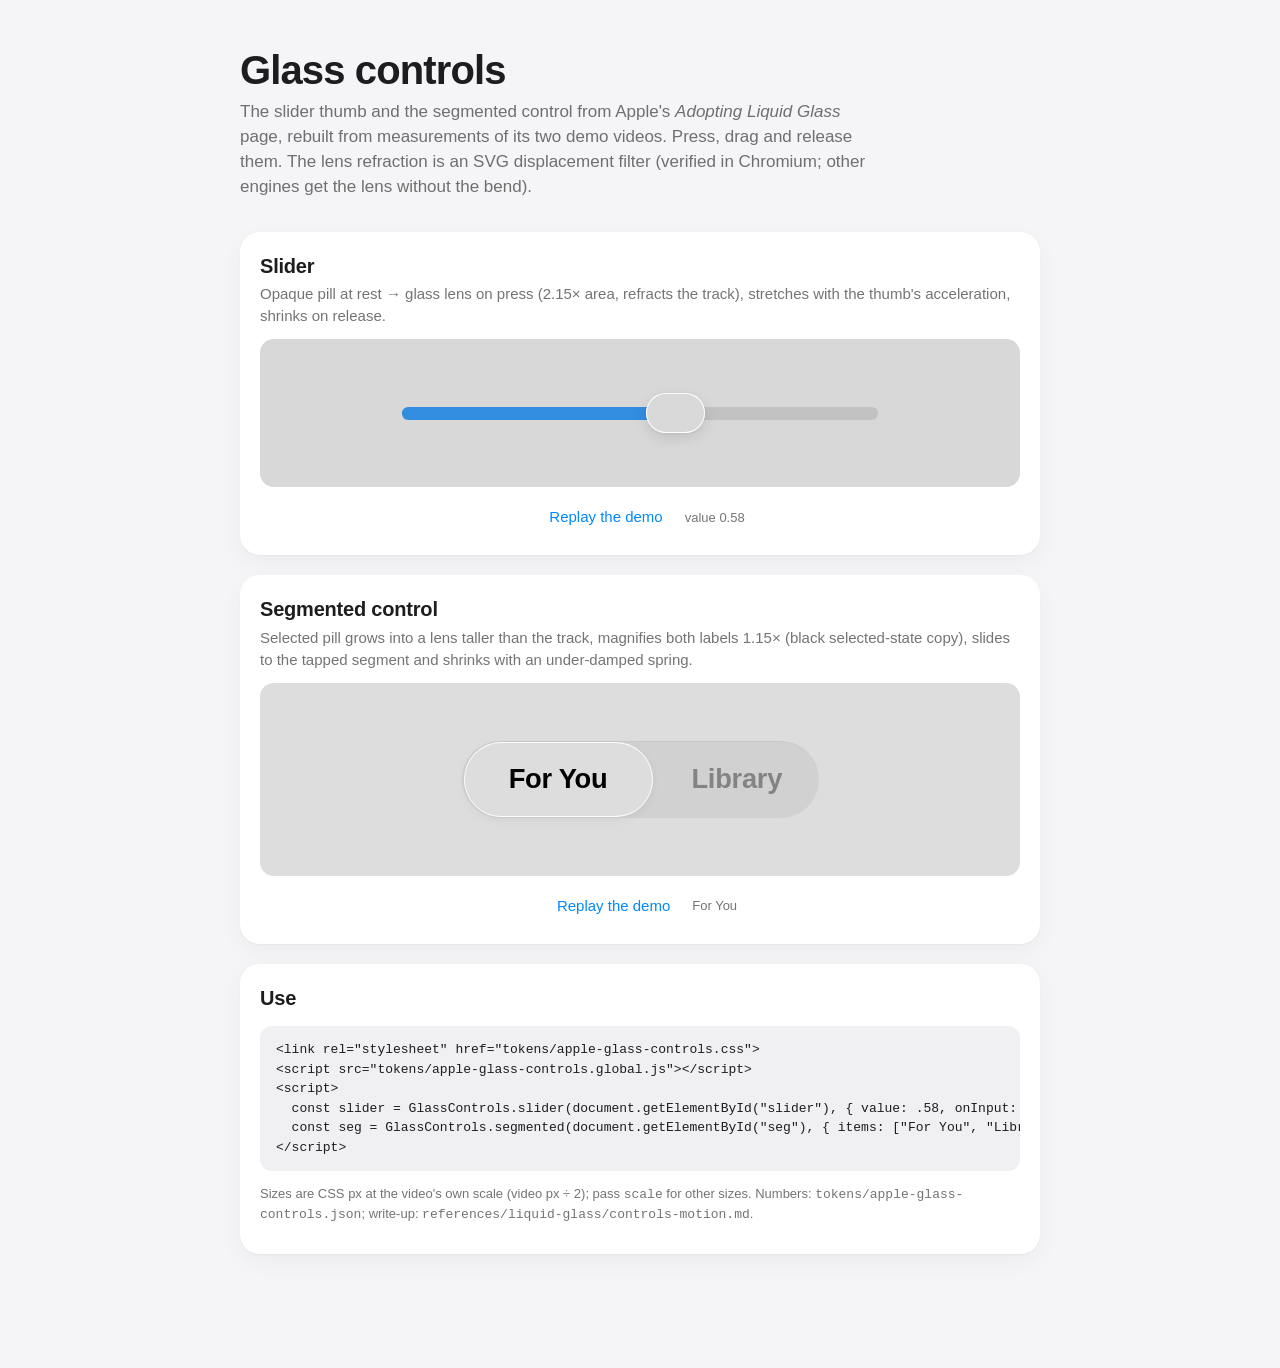
<file: skills/apple-ui/examples/glass-controls/index.html>
<!doctype html>
<html lang="en">
<head>
<meta charset="utf-8">
<meta name="viewport" content="width=device-width, initial-scale=1, viewport-fit=cover">
<title>Glass controls</title>
<!-- Demo of the Liquid Glass slider + segmented control kit (tokens/apple-glass-controls.*).
     Geometry and motion were measured from the two videos on Apple's "Adopting Liquid Glass" page. -->
<link rel="stylesheet" href="../../tokens/apple-glass-controls.css">
<style>
  :root { --bg:#f5f5f7; --group:#ffffff; --text:#1d1d1f; --text2:rgb(0 0 0 / 55%); --tint:#0088ff; --hair:rgb(0 0 0 / 8%); color-scheme: light; }
  * { box-sizing: border-box; }
  body { margin:0; background:var(--bg); color:var(--text); font:17px/1.47 -apple-system,BlinkMacSystemFont,"SF Pro Text","Helvetica Neue",Arial,sans-serif; -webkit-font-smoothing:antialiased; }
  main { max-width:52rem; margin:0 auto; padding:48px 16px 96px; }
  h1 { font-size:40px; line-height:1.1; letter-spacing:-.022em; font-weight:600; margin:0 0 8px; }
  .lede { color:var(--text2); margin:0 0 32px; max-width:38em; }
  section { background:var(--group); border-radius:20px; padding:20px 20px 16px; margin-bottom:20px; box-shadow:0 1px 2px rgb(0 0 0 / 4%),0 8px 24px rgb(0 0 0 / 4%); }
  h2 { font-size:20px; font-weight:600; letter-spacing:-.01em; margin:0; }
  .desc { color:var(--text2); font-size:15px; margin:2px 0 12px; }
  .stage { border-radius:14px; padding:24px 20px; display:flex; justify-content:center; overflow:hidden; }
  #s1 { background:var(--gc-slider-stage); } #s2 { background:var(--gc-seg-stage); }
  .bar { display:flex; gap:8px; justify-content:center; margin-top:8px; align-items:center; flex-wrap:wrap; }
  button { font:inherit; font-size:15px; font-weight:500; color:var(--tint); background:transparent; border:0; padding:10px 14px; min-height:44px; border-radius:999px; cursor:pointer; }
  button:hover { background:var(--hair); } button:focus-visible { outline:2px solid var(--tint); outline-offset:2px; }
  .tag { font-size:13px; color:var(--text2); }
  pre { background:#f0f0f2; border-radius:12px; padding:14px 16px; overflow:auto; font:13px/1.5 ui-monospace,SFMono-Regular,Menlo,monospace; }
</style>
</head>
<body>
<main>
  <h1>Glass controls</h1>
  <p class="lede">The slider thumb and the segmented control from Apple's <em>Adopting Liquid Glass</em> page, rebuilt from measurements of its two demo videos. Press, drag and release them. The lens refraction is an SVG displacement filter (verified in Chromium; other engines get the lens without the bend).</p>

  <section>
    <h2>Slider</h2>
    <p class="desc">Opaque pill at rest → glass lens on press (2.15× area, refracts the track), stretches with the thumb's acceleration, shrinks on release.</p>
    <div class="stage" id="s1"><div id="slider"></div></div>
    <div class="bar"><button id="r1">Replay the demo</button><span class="tag" id="v1">value 0.58</span></div>
  </section>

  <section>
    <h2>Segmented control</h2>
    <p class="desc">Selected pill grows into a lens taller than the track, magnifies both labels 1.15× (black selected-state copy), slides to the tapped segment and shrinks with an under-damped spring.</p>
    <div class="stage" id="s2"><div id="seg"></div></div>
    <div class="bar"><button id="r2">Replay the demo</button><span class="tag" id="v2">For You</span></div>
  </section>

  <section>
    <h2>Use</h2>
<pre>&lt;link rel="stylesheet" href="tokens/apple-glass-controls.css"&gt;
&lt;script src="tokens/apple-glass-controls.global.js"&gt;&lt;/script&gt;
&lt;script&gt;
  const slider = GlassControls.slider(document.getElementById("slider"), { value: .58, onInput: v =&gt; {} });
  const seg = GlassControls.segmented(document.getElementById("seg"), { items: ["For You", "Library"], onChange: i =&gt; {} });
&lt;/script&gt;</pre>
    <p class="tag">Sizes are CSS px at the video's own scale (video px ÷ 2); pass <code>scale</code> for other sizes. Numbers: <code>tokens/apple-glass-controls.json</code>; write-up: <code>references/liquid-glass/controls-motion.md</code>.</p>
  </section>
</main>
<script src="../../tokens/apple-glass-controls.global.js"></script>
<script>
  const slider = GlassControls.slider(document.getElementById("slider"), { value: 0.58, onInput: (v) => { document.getElementById("v1").textContent = "value " + v.toFixed(2); } });
  const seg = GlassControls.segmented(document.getElementById("seg"), { items: ["For You", "Library"], value: 0, onChange: (i) => { document.getElementById("v2").textContent = ["For You", "Library"][i]; } });
  window.__gc = { slider, seg };
  const wait = (ms) => new Promise((r) => setTimeout(r, ms));
  // scripted replays: a pointer path in slider host coordinates / taps on the segments
  document.getElementById("r1").onclick = async () => {
    const s = slider, x = (v) => s.c0 + (s.c1 - s.c0) * v; const t0 = performance.now(); s.press(x(0.58)); await wait(350);
    const path = (t) => 0.58 + 0.34 * Math.sin(t * 2.6) * Math.exp(-t * 0.25) - 0.1 * Math.sin(t * 5.1);
    for (let t = 0; t < 4.2; t += 1 / 60) { s.moveTo(x(Math.min(1, Math.max(0, path(t))))); await wait(1000 / 60); }
    s.release();
  };
  document.getElementById("r2").onclick = async () => {
    const c = seg.seg; seg.press(c[1].c); await wait(300); seg.release(c[1].c); await wait(1800); seg.press(c[0].c); await wait(300); seg.release(c[0].c);
  };
</script>
</body>
</html>
</file>
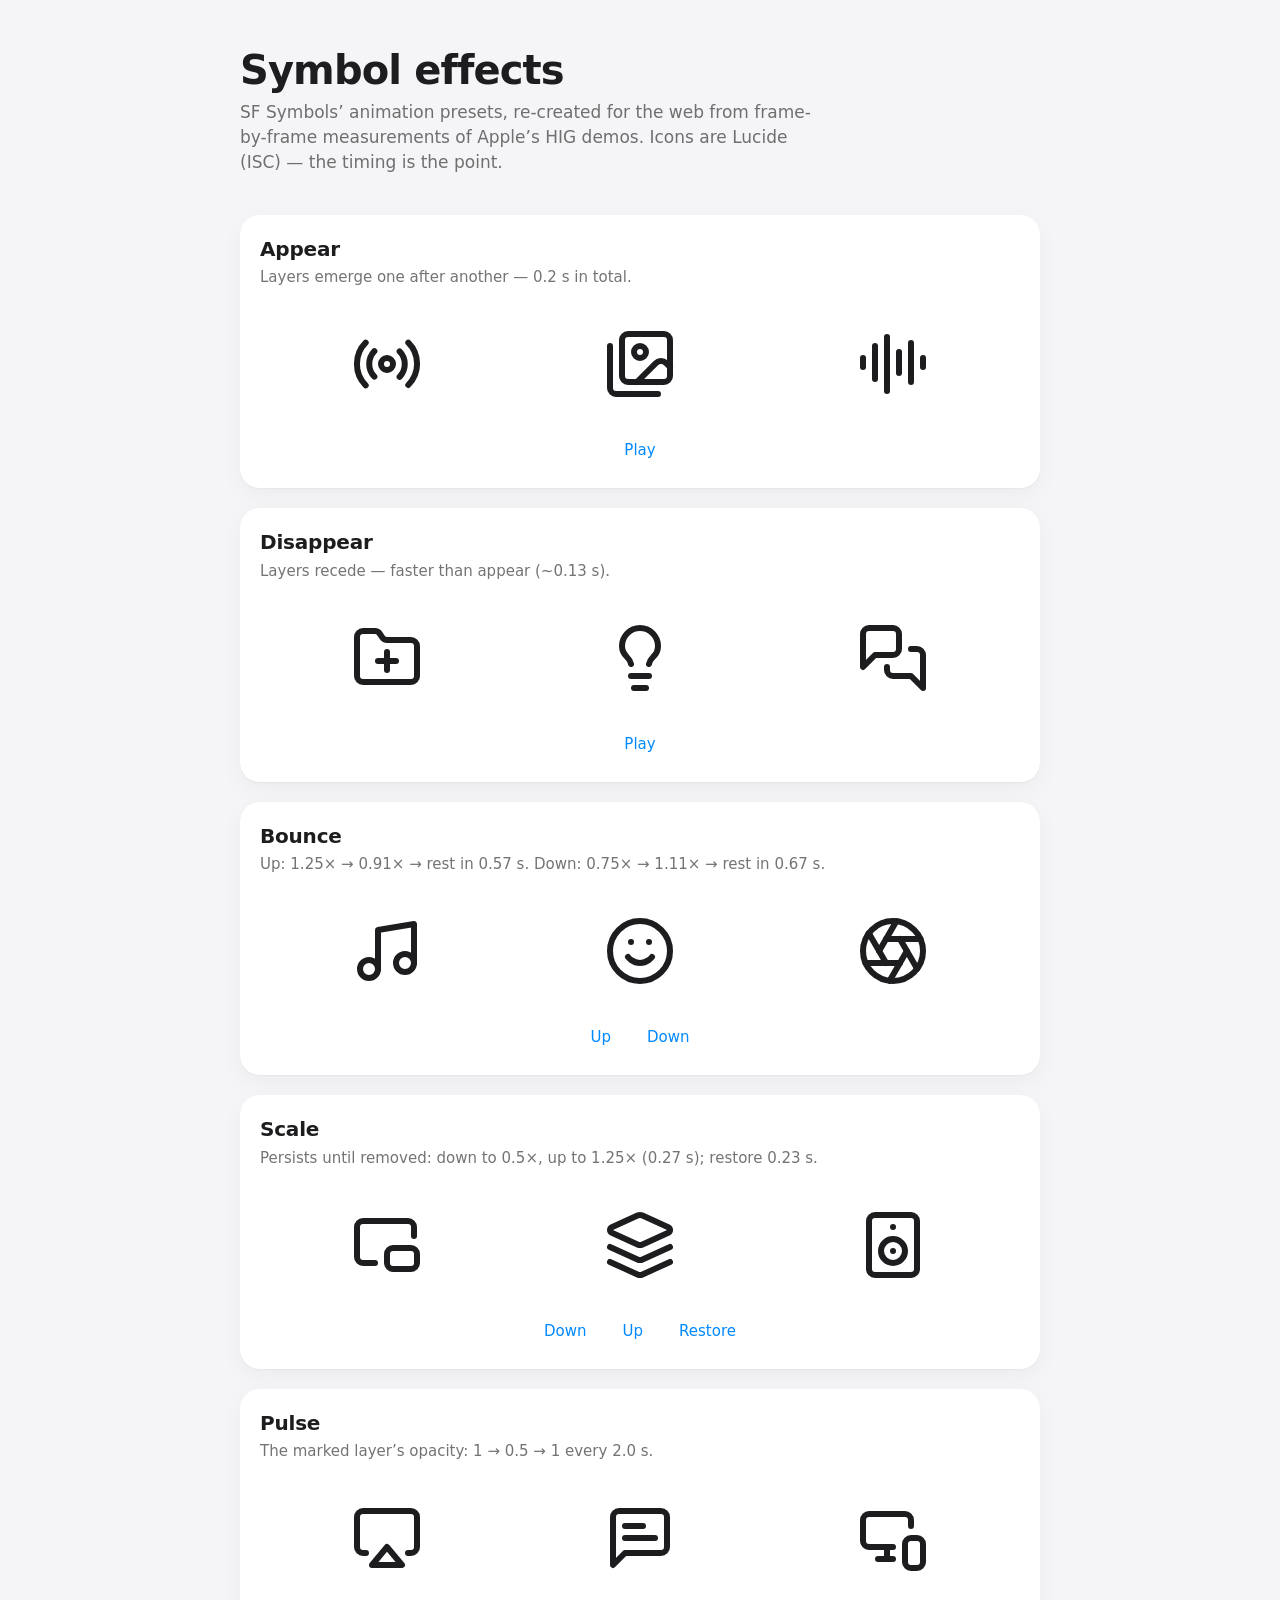
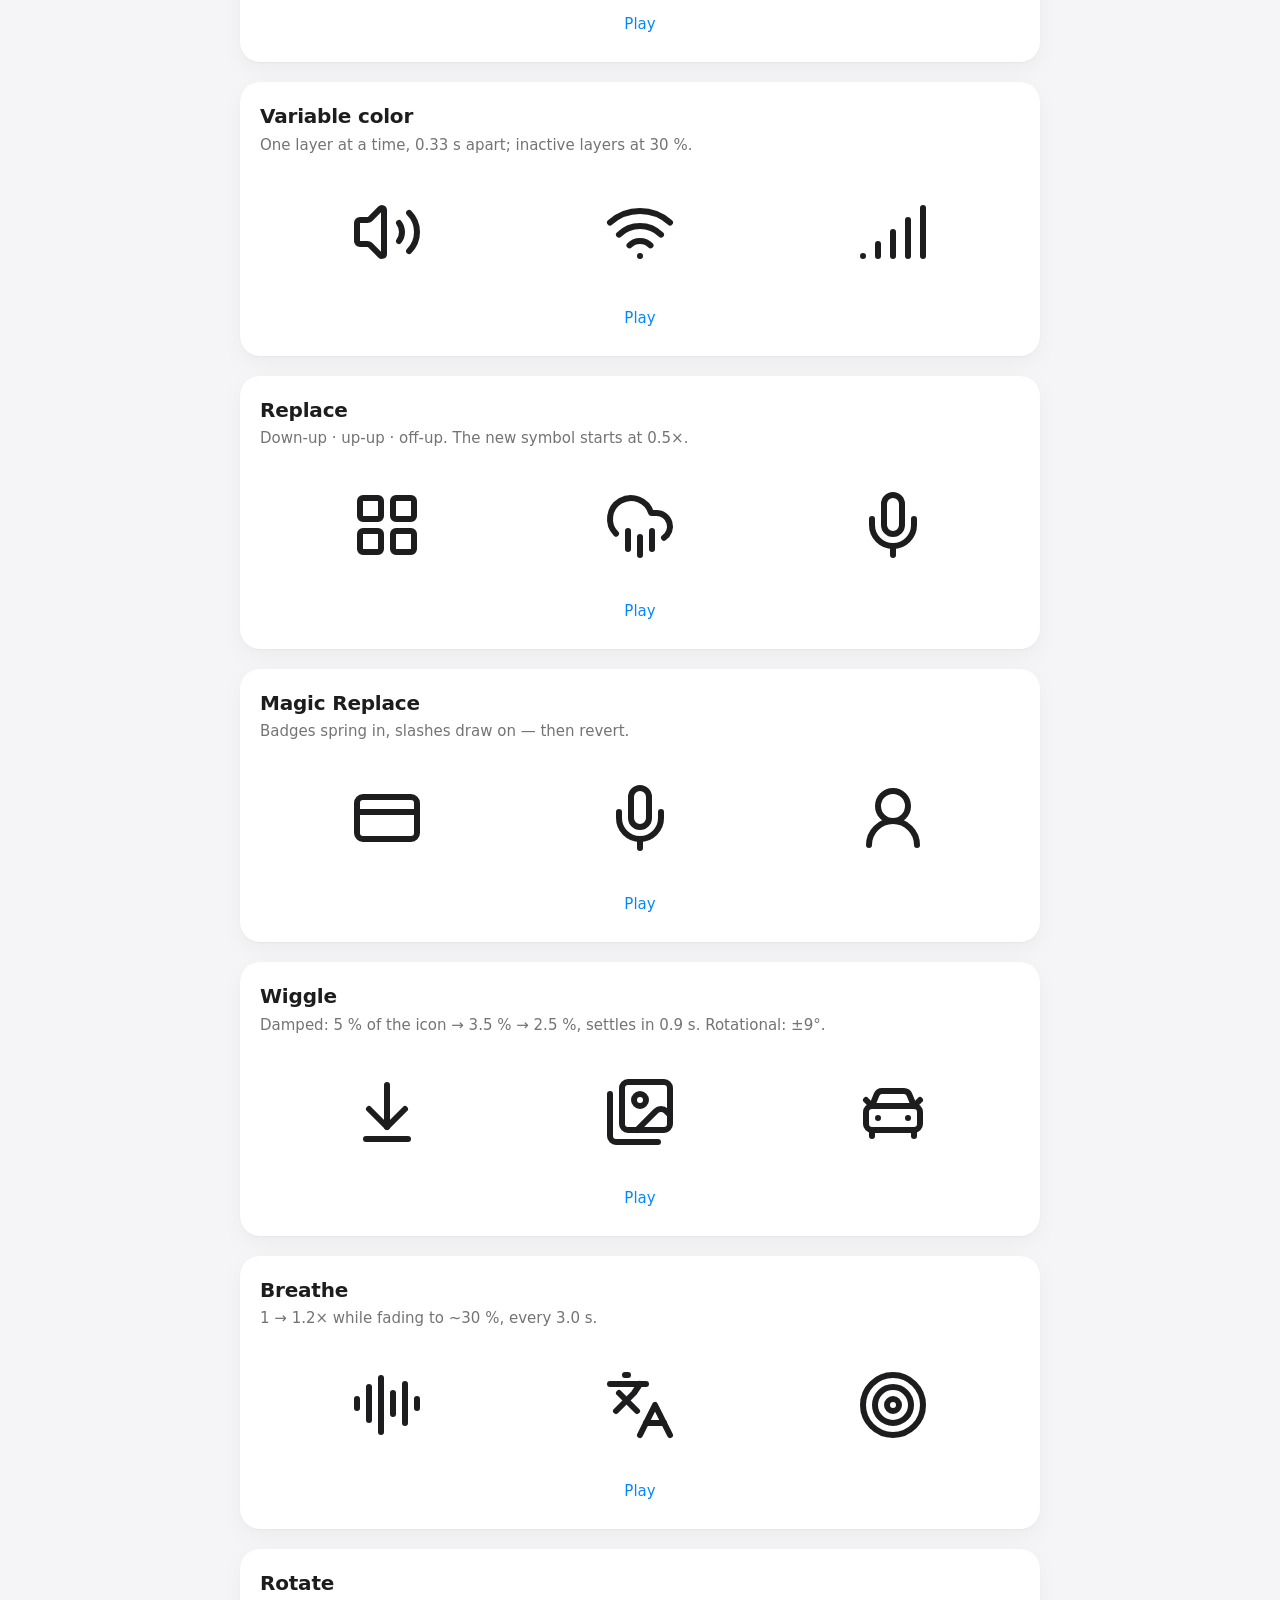
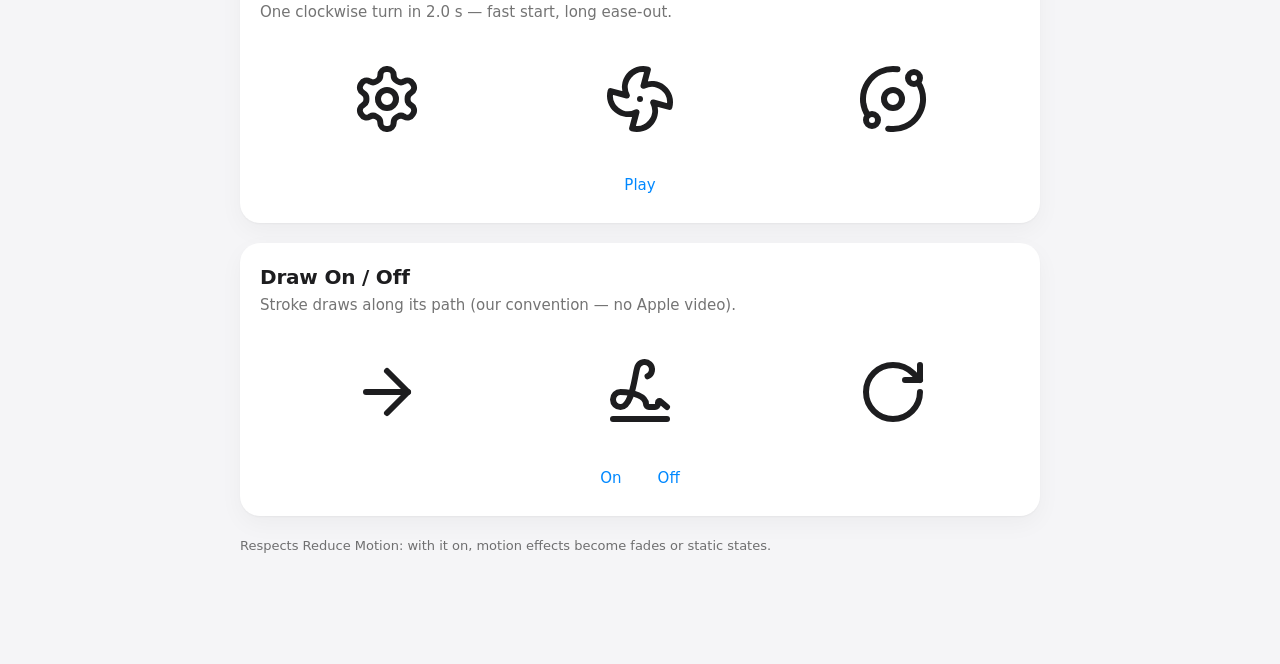
<file: skills/apple-ui/examples/symbol-effects/index.html>
<!doctype html>
<html lang="en">
<head>
<meta charset="utf-8">
<meta name="viewport" content="width=device-width, initial-scale=1, viewport-fit=cover">
<title>Symbol effects</title>
<!-- Demo of the SF-Symbols-style effect kit (tokens/apple-symbol-effects.*). Icons: Lucide (ISC).
     Each row mirrors one of Apple's HIG demo videos with analogous open-licence icons. -->
<link rel="stylesheet" href="../../tokens/apple-symbol-effects.css">
<style>
  :root { --bg:#F5F5F7; --group:#FFFFFF; --text:#1D1D1F; --text2:rgb(0 0 0 / 55%); --tint:#0088FF; --hair:rgb(0 0 0 / 8%); color-scheme: light dark; }
  @media (prefers-color-scheme: dark) { :root:not([data-theme="light"]) { --bg:#08080A; --group:#1C1C1E; --text:#F5F5F7; --text2:rgb(255 255 255 / 55%); --tint:#0091FF; --hair:rgb(255 255 255 / 10%); } }
  :root[data-theme="dark"] { --bg:#08080A; --group:#1C1C1E; --text:#F5F5F7; --text2:rgb(255 255 255 / 55%); --tint:#0091FF; --hair:rgb(255 255 255 / 10%); }
  * { box-sizing: border-box; }
  body { margin:0; background:var(--bg); color:var(--text); font: 17px/1.47 -apple-system, BlinkMacSystemFont, "SF Pro Text", "Inter", system-ui, sans-serif; -webkit-font-smoothing: antialiased; }
  main { max-width: 52rem; margin: 0 auto; padding: 48px 16px 96px; }
  h1 { font-size: 40px; line-height: 1.1; letter-spacing: -0.022em; font-weight: 600; margin: 0 0 8px; }
  .lede { color: var(--text2); margin: 0 0 40px; max-width: 34em; }
  section { background: var(--group); border-radius: 20px; padding: 20px 20px 16px; margin-bottom: 20px; box-shadow: 0 1px 2px rgb(0 0 0 / 4%), 0 8px 24px rgb(0 0 0 / 4%); }
  h2 { font-size: 20px; font-weight: 600; letter-spacing: -0.01em; margin: 0; }
  .desc { color: var(--text2); font-size: 15px; margin: 2px 0 12px; }
  .row { display: grid; grid-template-columns: repeat(3, minmax(0,1fr)); align-items: center; justify-items: center; min-height: 128px; }
  .cell { display: inline-grid; place-items: center; width: 96px; height: 96px; color: var(--text); }
  .cell > svg { grid-area: 1 / 1; width: 72px; height: 72px; overflow: visible; }
  .bar { display:flex; justify-content:center; gap: 8px; flex-wrap: wrap; }
  button { font: inherit; font-size: 15px; font-weight: 500; color: var(--tint); background: transparent; border: 0; padding: 10px 14px; min-height: 44px; border-radius: 999px; cursor: pointer; }
  button:hover { background: var(--hair); }
  button:focus-visible { outline: 2px solid var(--tint); outline-offset: 2px; }
  .tag { font-size: 13px; color: var(--text2); }
  .hier > :nth-child(n+2) { opacity: .5; }
</style>
</head>
<body>
<main>
  <h1>Symbol effects</h1>
  <p class="lede">SF Symbols’ animation presets, re-created for the web from frame-by-frame measurements of Apple’s HIG demos. Icons are Lucide (ISC) — the timing is the point.</p>
  <div id="rows"></div>
  <p class="tag">Respects Reduce Motion: with it on, motion effects become fades or static states.</p>
</main>
<script src="lucide-icons.js"></script>
<script src="../../tokens/apple-symbol-effects.global.js"></script>
<script>
const NS = "http://www.w3.org/2000/svg";
function icon(name, { layers, extra = [] } = {}) {
  const svg = document.createElementNS(NS, "svg");
  svg.setAttribute("viewBox", "0 0 24 24"); svg.setAttribute("fill", "none"); svg.setAttribute("stroke", "currentColor");
  svg.setAttribute("stroke-width", "2"); svg.setAttribute("stroke-linecap", "round"); svg.setAttribute("stroke-linejoin", "round");
  svg.setAttribute("aria-hidden", "true");
  for (const [tag, attrs] of [...(window.LUCIDE_ICONS[name] || []), ...extra]) {
    const el = document.createElementNS(NS, tag); for (const [k, v] of Object.entries(attrs)) el.setAttribute(k, v); svg.append(el);
  }
  if (layers) [...svg.children].forEach((el, i) => layers[i] != null && (el.dataset.sfxLayer = layers[i]));
  return svg;
}
const badge = (tag, attrs) => [["g", { "data-sfx-badge": "", transform: "translate(13 13) scale(.45)" }], tag, attrs];
const SE = window.SymbolEffects;
const rows = [
  { title: "Appear", desc: "Layers emerge one after another — 0.2 s in total.", icons: ["radio", "images", "audio-lines"],
    play: async (s) => { s.forEach((x) => (x.style.opacity = 0)); await new Promise((r) => setTimeout(r, 300)); s.forEach((x) => (x.style.opacity = "")); return Promise.all(s.map((x) => SE.appear(x))); } },
  { title: "Disappear", desc: "Layers recede — faster than appear (~0.13 s).", icons: ["folder-plus", "lightbulb", "messages-square"],
    play: async (s) => { await Promise.all(s.map((x) => SE.disappear(x))); await new Promise((r) => setTimeout(r, 700)); s.forEach((x) => x.getAnimations().forEach((a) => a.cancel()));
      layersAll(s).forEach((l) => l.getAnimations().forEach((a) => a.cancel())); } },
  { title: "Bounce", desc: "Up: 1.25× → 0.91× → rest in 0.57 s. Down: 0.75× → 1.11× → rest in 0.67 s.", icons: ["music", "smile", "aperture"], buttons: ["up", "down"],
    play: (s, dir) => Promise.all(s.map((x) => SE.bounce(x, { direction: dir }))) },
  { title: "Scale", desc: "Persists until removed: down to 0.5×, up to 1.25× (0.27 s); restore 0.23 s.", icons: ["picture-in-picture-2", "layers", "speaker"], buttons: ["down", "up", "restore"],
    play: (s, dir) => Promise.all(s.map((x) => dir === "restore" ? SE.unscale(x) : SE.scale(x, { direction: dir }))) },
  { title: "Pulse", desc: "The marked layer’s opacity: 1 → 0.5 → 1 every 2.0 s.", icons: [["airplay", { layers: null }], "message-square-text", "monitor-smartphone"], toggle: true,
    setup: (s) => { s[0].children[0].dataset.sfxPulse = ""; s[1].children[1].dataset.sfxPulse = ""; s[1].children[2].dataset.sfxPulse = ""; s[2].children[0].dataset.sfxPulse = ""; },
    play: (s) => s.flatMap((x) => SE.pulse(x)) },
  { title: "Variable color", desc: "One layer at a time, 0.33 s apart; inactive layers at 30 %.", icons: [["volume-2"], ["wifi", { layers: [0, 3, 2, 1] }], "signal"], toggle: true,
    play: (s) => [...SE.variableColor(s[0], { layers: [...s[0].children].slice(1) }), ...SE.variableColor(s[1], { reversing: true }), ...SE.variableColor(s[2], { mode: "cumulative" })] },
  { title: "Replace", desc: "Down-up · up-up · off-up. The new symbol starts at 0.5×.", icons: ["layout-grid", "cloud-rain", "mic"],
    play: (s, _, cells) => { const to = [["list", "downUp"], ["cloud-sun", "upUp"], ["circle-x", "offUp"]];
      return Promise.all(s.map((x, i) => SE.replace(x, icon(to[i][0]), { style: to[i][1] }))).then((n) => new Promise((r) => setTimeout(r, 900)).then(() => Promise.all(n.map((x, i) => SE.replace(x, icon(rowsDef[6].icons[i]), { style: to[i][1] }))))); } },
  { title: "Magic Replace", desc: "Badges spring in, slashes draw on — then revert.", icons: [["credit-card", { extra: [["circle", { cx: 19, cy: 17, r: 4.5, "data-sfx-badge": "", fill: "var(--group, #fff)" }], ["path", { d: "M19 15v2.5M19 19.4h.01", "data-sfx-badge": "" }]] }], ["mic", { extra: [["line", { x1: 2, y1: 2, x2: 22, y2: 22, "data-sfx-slash": "", style: "stroke-dasharray:31.2;stroke-dashoffset:31.2" }]] }], ["user-round", { extra: [["circle", { cx: 18.5, cy: 18.5, r: 4.5, "data-sfx-badge": "", fill: "var(--group, #fff)" }], ["path", { d: "m16.6 18.6 1.3 1.3 2.5-2.6", "data-sfx-badge": "" }]] }]],
    setup: (s) => s.forEach((x) => x.querySelectorAll("[data-sfx-badge]").forEach((b) => (b.style.opacity = 0))),
    play: async (s) => { await Promise.all([magicBadges(s[0], true), SE.magicSlash(s[1], { on: true }), magicBadges(s[2], true)]); await new Promise((r) => setTimeout(r, 900));
      await Promise.all([magicBadges(s[0], false), SE.magicSlash(s[1], { on: false }), magicBadges(s[2], false)]); } },
  { title: "Wiggle", desc: "Damped: 5 % of the icon → 3.5 % → 2.5 %, settles in 0.9 s. Rotational: ±9°.", icons: ["arrow-down-to-line", "images", "car-front"],
    play: (s) => Promise.all([SE.wiggle(s[0], { direction: "down" }), SE.wiggle(s[1], { direction: "clockwise" }), SE.wiggle(s[2], { direction: "right" })]) },
  { title: "Breathe", desc: "1 → 1.2× while fading to ~30 %, every 3.0 s.", icons: ["audio-lines", "languages", "target"], toggle: true,
    play: (s) => s.map((x) => SE.breathe(x)) },
  { title: "Rotate", desc: "One clockwise turn in 2.0 s — fast start, long ease-out.", icons: ["settings", "fan", "orbit"],
    play: (s) => Promise.all(s.map((x) => SE.rotate(x)).flat().map((a) => a && a.finished)) },
  { title: "Draw On / Off", desc: "Stroke draws along its path (our convention — no Apple video).", icons: ["arrow-right", "signature", "rotate-cw"], buttons: ["on", "off"],
    play: (s, dir) => Promise.all(s.map((x) => dir === "off" ? SE.drawOff(x) : SE.drawOn(x))) },
];
const rowsDef = rows.map((r) => ({ icons: r.icons.map((i) => (Array.isArray(i) ? i[0] : i)) }));
function layersAll(s) { return s.flatMap((x) => SE.layersOf(x)); }
function magicBadges(svg, on) { return Promise.all([...svg.querySelectorAll("[data-sfx-badge]")].map((b) => { b.style.opacity = ""; const tmp = document.createElementNS(NS, "svg"); return SE.magicBadge({ querySelector: () => b }, { on }); })); }
const host = document.getElementById("rows");
rows.forEach((r) => {
  const sec = document.createElement("section");
  sec.innerHTML = `<h2>${r.title}</h2><p class="desc">${r.desc}</p><div class="row"></div><div class="bar"></div>`;
  const row = sec.querySelector(".row"), bar = sec.querySelector(".bar"), cells = [];
  let svgs = r.icons.map((i) => { const [name, opts] = Array.isArray(i) ? i : [i, {}]; const c = document.createElement("span"); c.className = "cell"; const s = icon(name, opts || {}); c.append(s); row.append(c); cells.push(c); return s; });
  r.setup && r.setup(svgs);
  const current = () => cells.map((c) => c.lastElementChild);
  let running = null;
  (r.buttons || ["play"]).forEach((b) => {
    const btn = document.createElement("button"); btn.type = "button"; btn.textContent = r.toggle ? "Play" : b === "play" ? "Play" : b[0].toUpperCase() + b.slice(1);
    btn.addEventListener("click", () => {
      if (r.toggle) { if (running) { running.forEach((a) => a && a.cancel()); running = null; btn.textContent = "Play"; return; } running = r.play(current()); btn.textContent = "Pause"; return; }
      r.play(current(), b, cells);
    });
    bar.append(btn);
  });
  host.append(sec);
});
window.__rows = rows;
</script>
</body>
</html>
</file>
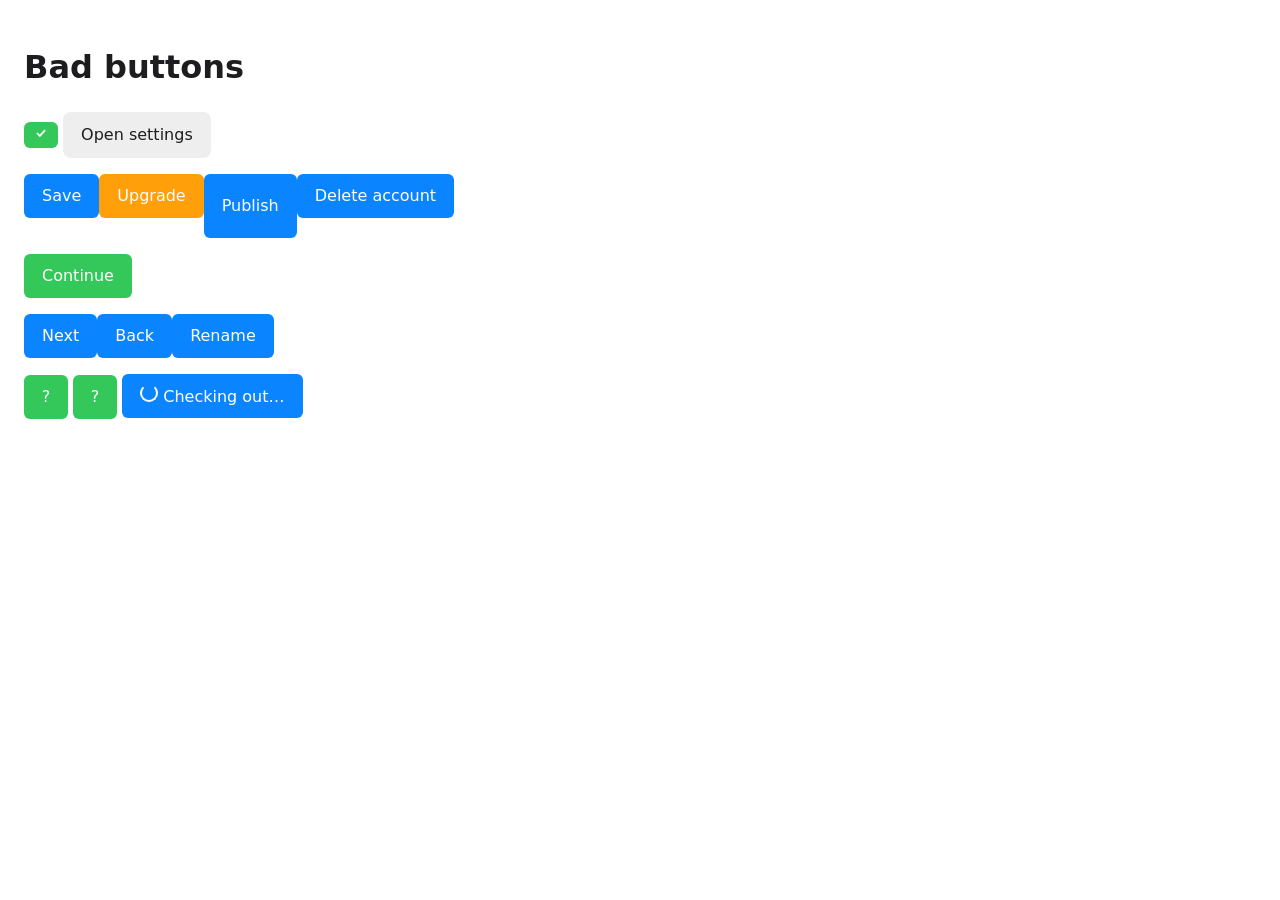
<file: tools/fixtures/buttons/bad.html>
<!doctype html>
<html lang="en">
<head>
<meta charset="utf-8"><meta name="viewport" content="width=device-width, initial-scale=1">
<title>Buttons gate — BAD fixture (must FAIL)</title>
<style>
  body { font: 16px/1.4 system-ui; margin: 0; padding: 1.5rem; background: #fff; color: #1d1d1f; }
  @media (prefers-color-scheme: dark) { body { background: #000; color: #f5f5f7; } }
  /* custom buttons: no :active, no :hover, focus outline removed */
  .b { border: 0; border-radius: 6px; padding: 0 10px; height: 26px; font: inherit; background: #34c759; color: #fff; outline: none; cursor: pointer; margin: 0; }
  .solid { background: #0a84ff; color: #fff; height: 44px; padding: 0 18px; }
  .solid2 { background: #ff9f0a; color: #fff; height: 44px; padding: 0 18px; }
  .tall { height: 64px; }
  .fake { display: inline-block; padding: 12px 18px; background: #eee; border-radius: 8px; cursor: pointer; }
  .off { background: #0a84ff; color: #fff; height: 44px; padding: 0 18px; }
  .row { display: flex; gap: 0; margin-block: 1rem; }
  .spin { display: inline-block; width: 14px; height: 14px; border: 2px solid #fff; border-top-color: transparent; border-radius: 50%; }
</style>
</head>
<body>
  <h1>Bad buttons</h1>
  <!-- icon-only, no name, tiny hit region, no press/focus -->
  <button class="b" type="button"><svg width="14" height="14" viewBox="0 0 24 24" fill="none" stroke="#fff" stroke-width="3"><path d="M5 12l5 5 9-10"/></svg></button>
  <!-- clickable div -->
  <div class="fake" onclick="void 0">Open settings</div>
  <div class="row">
    <button class="b solid" type="button">Save</button>
    <button class="b solid2" type="button">Upgrade</button>
    <button class="b solid tall" type="button">Publish</button>
    <button class="b solid" type="submit" data-role="primary" autofocus>Delete account</button>
  </div>
  <!-- low contrast label on light green -->
  <button class="b" type="button" style="background:#34c759;height:44px;padding:0 18px">Continue</button>
  <div class="row">
    <button class="b off" type="button" disabled>Next</button>
    <button class="b off" type="button">Back</button>
    <button class="b off" type="button" aria-haspopup="dialog">Rename</button>
  </div>
  <!-- two help buttons, busy but still clickable -->
  <button class="b" type="button" aria-label="Help" style="height:44px;width:44px">?</button>
  <button class="b" type="button" aria-label="Help" style="height:44px;width:44px">?</button>
  <button class="b off" type="button" aria-busy="true"><span class="spin" aria-hidden="true"></span> Checking out…</button>
</body>
</html>
</file>
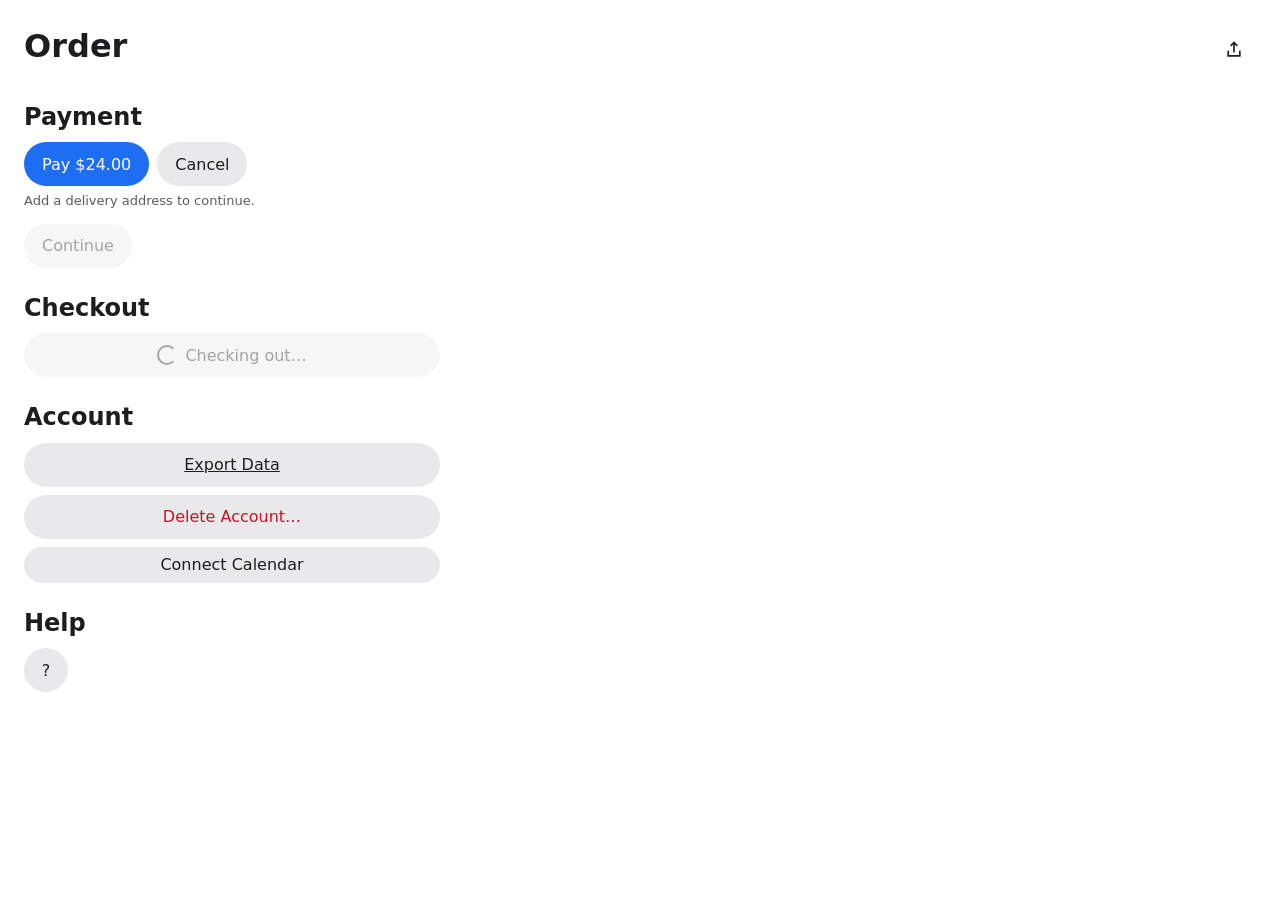
<file: tools/fixtures/buttons/good.html>
<!doctype html>
<html lang="en">
<head>
<meta charset="utf-8"><meta name="viewport" content="width=device-width, initial-scale=1">
<title>Buttons gate — GOOD fixture (must PASS)</title>
<link rel="stylesheet" href="../../../skills/apple-ui/tokens/apple-system-colors.css">
<link rel="stylesheet" href="../../../skills/apple-ui/tokens/apple-feedback.css">
<link rel="stylesheet" href="../../../skills/apple-ui/tokens/apple-buttons.css">
<style>
  body { font: 16px/1.4 system-ui; margin: 0; padding: 1.5rem; background: #fff; color: #1d1d1f; }
  @media (prefers-color-scheme: dark) { body { background: #000; color: #f5f5f7; } }
  header { display: flex; align-items: center; justify-content: space-between; margin-block-end: 1.5rem; }
  section { margin-block: 1.5rem; max-inline-size: 26rem; }
  h1, h2 { margin: 0 0 .5rem; }
  .card { border-radius: 1rem; padding: 1rem; background: color-mix(in srgb, currentColor 5%, transparent); }
</style>
</head>
<body>
  <header>
    <h1>Order</h1>
    <button class="btn btn-icon btn-plain" type="button" aria-label="Share order" title="Share order">
      <svg viewBox="0 0 24 24" fill="none" stroke="currentColor" stroke-width="2" aria-hidden="true"><path d="M12 3v12M8 7l4-4 4 4M5 13v6h14v-6"/></svg>
    </button>
  </header>

  <section aria-labelledby="pay">
    <h2 id="pay">Payment</h2>
    <div class="btn-row">
      <button class="btn btn-prominent" type="submit">Pay $24.00</button>
      <button class="btn" type="button">Cancel</button>
    </div>
    <p class="fb-reason" id="why">Add a delivery address to continue.</p>
    <button class="btn" type="button" aria-disabled="true" aria-describedby="why">Continue</button>
  </section>

  <section aria-labelledby="chk">
    <h2 id="chk">Checkout</h2>
    <button class="btn btn-block" type="button" aria-busy="true" aria-disabled="true">
      <span class="btn__spinner" aria-hidden="true"></span><span>Checking out…</span>
    </button>
  </section>

  <section aria-labelledby="acc">
    <h2 id="acc">Account</h2>
    <div class="btn-stack">
      <a class="btn" href="/export">Export Data</a>
      <button class="btn btn-destructive" type="button" aria-haspopup="dialog">Delete Account…</button>
      <button class="btn btn-compact" type="button">Connect Calendar</button>
    </div>
  </section>

  <section aria-labelledby="hlp">
    <h2 id="hlp">Help</h2>
    <button class="btn btn-icon" type="button" aria-label="Help" title="Help"><span aria-hidden="true">?</span></button>
  </section>
</body>
</html>
</file>
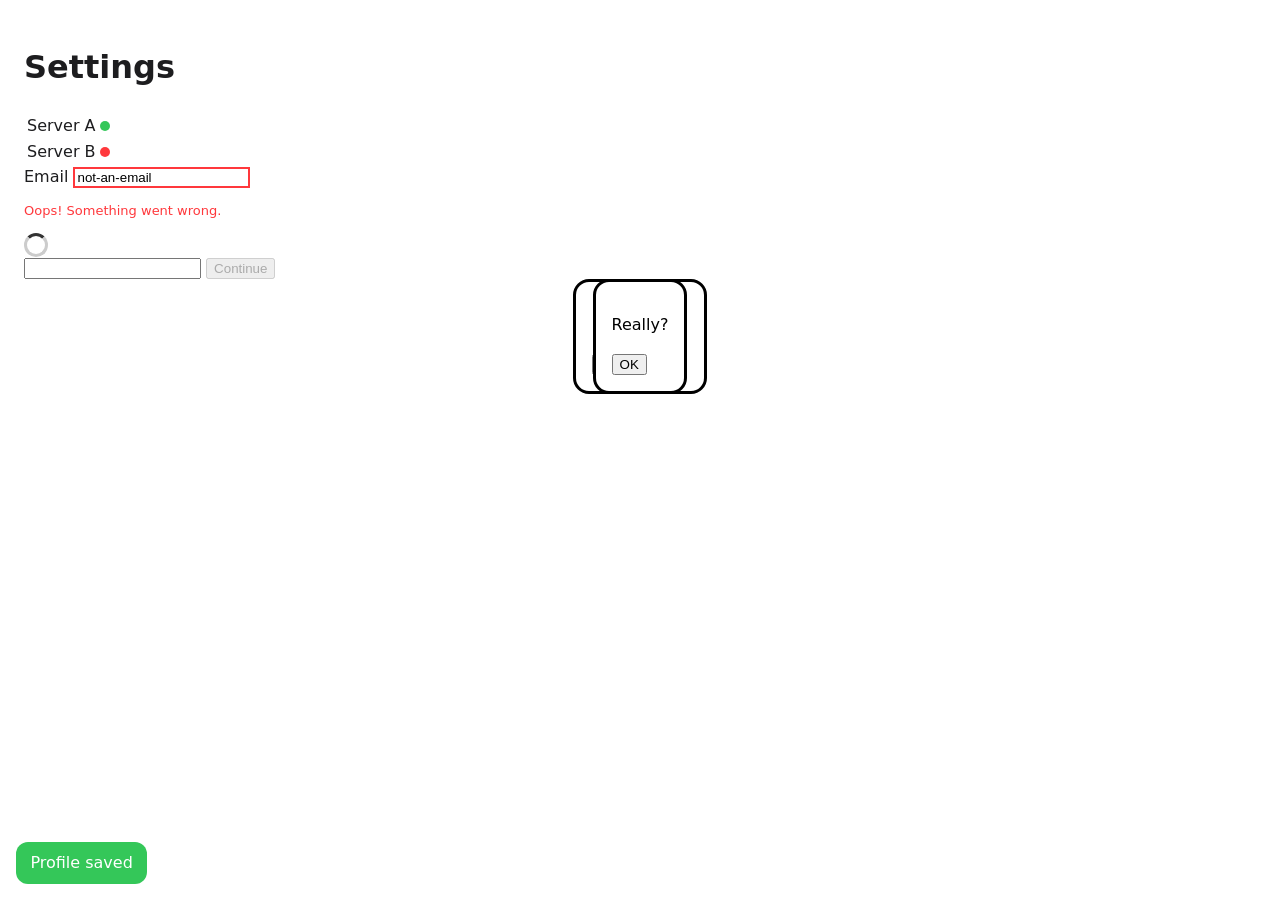
<file: tools/fixtures/feedback/bad.html>
<!doctype html>
<html lang="en">
<head>
<meta charset="utf-8"><meta name="viewport" content="width=device-width, initial-scale=1">
<title>Feedback gate — BAD fixture (must FAIL)</title>
<style>
  body { font: 16px/1.4 system-ui; margin: 0; padding: 1.5rem; background: #fff; color: #1d1d1f; }
  .toast { position: fixed; bottom: 1rem; left: 1rem; padding: .6rem .9rem; border-radius: 12px; background: #34C759; color: #fff; }
  .field-error { color: #FF383C; font-size: 13px; }             /* system red as small text on white: < 4.5:1 */
  .dot { display: inline-block; width: 10px; height: 10px; border-radius: 50%; }
  .ok { background: #34C759; } .bad { background: #FF383C; }
  input.err { border: 2px solid #FF383C; }
  .spin { width: 18px; height: 18px; border: 3px solid #ccc; border-top-color: #333; border-radius: 50%; animation: spin 1s linear infinite; }
  @keyframes spin { to { transform: rotate(360deg); } }
  dialog { padding: 1rem; border-radius: 16px; }
</style>
</head>
<body>
  <h1>Settings</h1>

  <!-- 1. Custom toast, no role/aria-live: never announced -->
  <div class="toast">Profile saved</div>

  <!-- 2. Colour is the only channel: two dots in a table, no text -->
  <table><tr><td>Server A</td><td><span class="dot ok"></span></td></tr>
         <tr><td>Server B</td><td><span class="dot bad"></span></td></tr></table>

  <!-- 3. Invalid field: red border only, no message, no aria-describedby -->
  <label>Email <input class="err" aria-invalid="true" value="not-an-email"></label>

  <!-- 4. Error copy with "oops", red small text -->
  <p class="field-error">Oops! Something went wrong.</p>

  <!-- 5. Unnamed endless spinner -->
  <div class="spin"></div>

  <!-- 6. Disabled primary with no reason -->
  <form><input name="n"> <button type="submit" disabled>Continue</button></form>

  <!-- 7. Two alert dialogs open at first paint -->
  <dialog open role="alertdialog" aria-label="Delete?"><p>Delete this?</p><button>Delete</button></dialog>
  <dialog open role="alertdialog" aria-label="Sure?"><p>Really?</p><button>OK</button></dialog>

  <script>
    // 8. Native alert() for routine success + error that disappears in 2 s
    function save() { alert("Saved successfully!"); }
    function showError(setError) { setError("We're having trouble saving."); setTimeout(() => setError(null), 2000); /* error */ }
  </script>
</body>
</html>
</file>
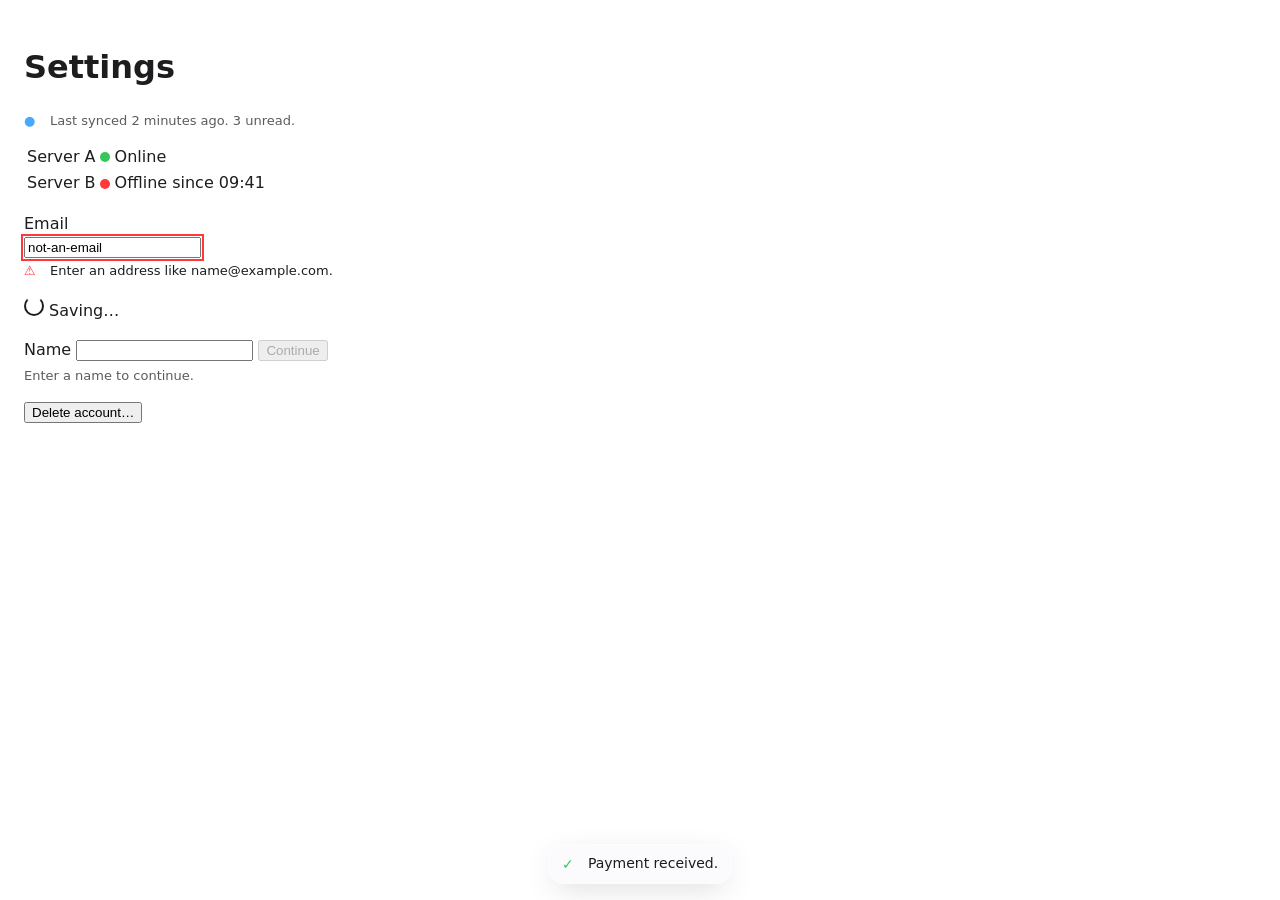
<file: tools/fixtures/feedback/good.html>
<!doctype html>
<html lang="en">
<head>
<meta charset="utf-8"><meta name="viewport" content="width=device-width, initial-scale=1">
<title>Feedback gate — GOOD fixture (must PASS)</title>
<link rel="stylesheet" href="../../../skills/apple-ui/tokens/apple-system-colors.css">
<link rel="stylesheet" href="../../../skills/apple-ui/tokens/apple-materials.css">
<link rel="stylesheet" href="../../../skills/apple-ui/tokens/apple-feedback.css">
<style>
  body { font: 16px/1.4 system-ui; margin: 0; padding: 1.5rem; background: #fff; color: #1d1d1f; }
  @media (prefers-color-scheme: dark) { body { background: #000; color: #f5f5f7; } }
  .dot { display: inline-block; width: 10px; height: 10px; border-radius: 50%; vertical-align: middle; }
  .spin { display: inline-block; width: 16px; height: 16px; border: 2px solid currentColor; border-top-color: transparent; border-radius: 50%; }
  @media (prefers-reduced-motion: no-preference) { .spin { animation: spin 1s linear infinite; } @keyframes spin { to { transform: rotate(360deg); } } }
  .row { margin-block: 1rem; }
</style>
</head>
<body>
  <h1>Settings</h1>

  <!-- 1. Passive status next to the item it describes (HIG: integrate status feedback) -->
  <p class="fb-status" role="status" data-kind="info"><span class="fb-icon" aria-hidden="true">●</span><span>Last synced 2 minutes ago. 3 unread.</span></p>

  <!-- 2. Status dots always have text -->
  <table>
    <tr><td>Server A</td><td><span class="dot" style="background:var(--fb-hue-success)" aria-hidden="true"></span> Online</td></tr>
    <tr><td>Server B</td><td><span class="dot" style="background:var(--fb-hue-error)" aria-hidden="true"></span> Offline since 09:41</td></tr>
  </table>

  <!-- 3. Invalid field: message next to it, associated, hue only on the icon -->
  <div class="row">
    <label for="email">Email</label><br>
    <input id="email" type="email" value="not-an-email" aria-invalid="true" aria-describedby="email-err">
    <p id="email-err" class="fb-inline" data-kind="error"><span class="fb-icon" aria-hidden="true">⚠</span><span>Enter an address like name@example.com.</span></p>
  </div>

  <!-- 4. Spinner with a status text -->
  <p role="status"><span class="spin" aria-hidden="true"></span> Saving…</p>

  <!-- 5. Disabled primary with its reason associated -->
  <form class="row">
    <label for="n">Name</label> <input id="n" name="n" aria-describedby="why">
    <button type="submit" disabled aria-describedby="why">Continue</button>
    <p id="why" class="fb-reason">Enter a name to continue.</p>
  </form>

  <!-- 6. One quiet, announced confirmation for a significant task (glass: functional layer) -->
  <div class="fb-toast glass" role="status" data-kind="success"><span class="fb-icon" aria-hidden="true">✓</span><span>Payment received.</span></div>

  <!-- 7. Nothing interrupts at first paint; the alert appears only after an action -->
  <button id="del" type="button" onclick="document.getElementById('d').showModal()">Delete account…</button>
  <dialog id="d" role="alertdialog" aria-labelledby="dt" aria-describedby="dd" class="fb-alert">
    <h2 id="dt">Delete your account?</h2>
    <p id="dd">All projects are removed and this can't be undone.</p>
    <div class="fb-alert-actions"><button>Delete account</button><button onclick="this.closest('dialog').close()">Cancel</button></div>
  </dialog>
</body>
</html>
</file>
<file: skills/apple-ui/tokens/apple-glass-controls.css>
/* Companion CSS for tokens/apple-glass-controls.js (Liquid Glass slider + segmented control).
   The controls build their own DOM; this only supplies the stage colours (measured from Apple's demo
   videos) and keyboard focus. Light appearance only - the videos show no dark variant. */
:root {
  --gc-slider-stage: #d8d8d8;   /* MEASURED background of the slider video */
  --gc-seg-stage: #dddddd;      /* MEASURED background of the segmented-control video */
  --gc-focus: #0088ff;
}
.gc-slider, .gc-seg { -webkit-tap-highlight-color: transparent; outline: none; }
.gc-slider:focus-visible, .gc-seg:focus-visible { outline: 2px solid var(--gc-focus); outline-offset: 6px; border-radius: 12px; }
@media (prefers-reduced-motion: reduce) { .gc-slider *, .gc-seg * { transition: none !important; } }
</file>
<file: skills/apple-ui/tokens/apple-symbol-effects.css>
/* GENERATED by tools/build-symbol-effects.mjs from apple-symbol-effects.json — do not edit by hand.
 * SF-Symbols-style animation presets for the web. Curves: MEASURED frame-by-frame from Apple's HIG
 * SF Symbols demo videos (see the JSON for tags and per-effect notes). Use with ANY icon set (Lucide,
 * Phosphor, your own SVG) — never with SF Symbols artwork outside Apple platforms (licence).
 *
 * Whole symbol:  <svg class="sfx sfx-bounce-up">…</svg>           (re-add the class to replay)
 * By layer:      put style="--sfx-i:0|1|2…" on each <path>/<g> layer and the class on the layer
 *                (or use the JS runtime, which does this for you).
 */
.sfx, .sfx-layer { transform-box: view-box; transform-origin: 50% 50%; }
svg.sfx { transform-box: border-box; }
:root {
  --sfx-size: 1em;                 /* icon box size, for translate-based effects */
  --sfx-stagger-appear: 0.033s;
  --sfx-stagger-disappear: 0.02s;
  --sfx-stagger-bounce: 0.05s;
}

/* Appear / Disappear — per layer, staggered (MEASURED-APPROX) */
@keyframes sfx-appear {
  0% { transform: scale(0.78); opacity: 0; }
  8.5% { transform: scale(0.795); opacity: 0.09; }
  25% { transform: scale(0.911); opacity: 0.3; }
  41.5% { transform: scale(0.938); opacity: 0.39; }
  58.5% { transform: scale(0.973); opacity: 0.59; }
  75% { transform: scale(0.991); opacity: 0.87; }
  91.5% { transform: scale(1); opacity: 0.935; }
  100% { transform: scale(1); opacity: 1; }
}
@keyframes sfx-disappear {
  0% { transform: scale(1); opacity: 1; }
  24.81% { transform: scale(0.982); opacity: 0.877; }
  50.38% { transform: scale(0.96); opacity: 0.744; }
  75.19% { transform: scale(0.906); opacity: 0.433; }
  100% { transform: scale(0.87); opacity: 0; }
}
.sfx-appear    { animation: sfx-appear 0.2s linear both; animation-delay: calc(var(--sfx-i, 0) * var(--sfx-stagger-appear)); }
.sfx-disappear { animation: sfx-disappear 0.133s linear both; animation-delay: calc(var(--sfx-i, 0) * var(--sfx-stagger-disappear)); }

/* Bounce — plays once (MEASURED) */
@keyframes sfx-bounce-up {
  0% { transform: scale(1); }
  6% { transform: scale(1.017); }
  11.82% { transform: scale(1.05); }
  17.64% { transform: scale(1.105); }
  23.63% { transform: scale(1.176); }
  29.45% { transform: scale(1.244); }
  35.27% { transform: scale(1.252); }
  41.27% { transform: scale(1.235); }
  47.09% { transform: scale(1.16); }
  52.91% { transform: scale(1.126); }
  58.91% { transform: scale(1.042); }
  64.73% { transform: scale(0.933); }
  70.55% { transform: scale(0.916); }
  76.54% { transform: scale(0.908); }
  82.36% { transform: scale(0.95); }
  88.18% { transform: scale(0.966); }
  94.18% { transform: scale(0.983); }
  100% { transform: scale(1); }
}
@keyframes sfx-bounce-down {
  0% { transform: scale(1); }
  5.1% { transform: scale(0.983); }
  10.04% { transform: scale(0.924); }
  14.99% { transform: scale(0.891); }
  20.09% { transform: scale(0.824); }
  25.04% { transform: scale(0.752); }
  29.99% { transform: scale(0.748); }
  35.08% { transform: scale(0.765); }
  40.03% { transform: scale(0.84); }
  44.98% { transform: scale(0.882); }
  50.07% { transform: scale(0.966); }
  55.02% { transform: scale(1.084); }
  59.97% { transform: scale(1.101); }
  65.07% { transform: scale(1.109); }
  70.01% { transform: scale(1.084); }
  74.96% { transform: scale(1.076); }
  80.06% { transform: scale(1.05); }
  85.01% { transform: scale(1.025); }
  89.96% { transform: scale(1.017); }
  95.05% { transform: scale(1.008); }
  100% { transform: scale(1); }
}
.sfx-bounce-up   { animation: sfx-bounce-up 0.567s linear; animation-delay: calc(var(--sfx-i, 0) * var(--sfx-stagger-bounce)); }
.sfx-bounce-down { animation: sfx-bounce-down 0.667s linear; animation-delay: calc(var(--sfx-i, 0) * var(--sfx-stagger-bounce)); }

/* Scale — persists until the class is removed (then add .sfx-scale-restore-*) */
@keyframes sfx-scale-down {
  0% { transform: scale(1); }
  12.36% { transform: scale(1); }
  25.09% { transform: scale(0.993); }
  37.45% { transform: scale(0.955); }
  49.81% { transform: scale(0.936); }
  62.55% { transform: scale(0.865); }
  74.91% { transform: scale(0.677); }
  87.27% { transform: scale(0.586); }
  100% { transform: scale(0.5); }
}
@keyframes sfx-scale-up {
  0% { transform: scale(1); }
  12.36% { transform: scale(1); }
  25.09% { transform: scale(1.03); }
  37.45% { transform: scale(1.105); }
  49.81% { transform: scale(1.135); }
  62.55% { transform: scale(1.188); }
  74.91% { transform: scale(1.237); }
  87.27% { transform: scale(1.245); }
  100% { transform: scale(1.25); }
}
@keyframes sfx-scale-restore-from-down {
  0% { transform: scale(0.5); }
  14.16% { transform: scale(0.605); }
  28.76% { transform: scale(0.69); }
  42.92% { transform: scale(0.84); }
  57.08% { transform: scale(0.95); }
  71.67% { transform: scale(0.97); }
  85.84% { transform: scale(0.993); }
  100% { transform: scale(1); }
}
@keyframes sfx-scale-restore-from-up {
  0% { transform: scale(1.25); }
  14.16% { transform: scale(1.216); }
  28.76% { transform: scale(1.194); }
  42.92% { transform: scale(1.137); }
  57.08% { transform: scale(1.067); }
  71.67% { transform: scale(1.054); }
  85.84% { transform: scale(1.018); }
  100% { transform: scale(1); }
}
.sfx-scale-down { animation: sfx-scale-down 0.267s linear forwards; }
.sfx-scale-up   { animation: sfx-scale-up 0.267s linear forwards; }
.sfx-scale-restore-from-down { animation: sfx-scale-restore-from-down 0.233s linear; }
.sfx-scale-restore-from-up   { animation: sfx-scale-restore-from-up 0.233s linear; }

/* Pulse — put on the layer(s) that should pulse; repeats (FIT) */
@keyframes sfx-pulse {
  0% { opacity: 1; }
  10% { opacity: 0.9523; }
  20% { opacity: 0.8273; }
  30% { opacity: 0.6727; }
  40% { opacity: 0.5477; }
  50% { opacity: 0.5; }
  60% { opacity: 0.5477; }
  70% { opacity: 0.6727; }
  80% { opacity: 0.8273; }
  90% { opacity: 0.9523; }
  100% { opacity: 1; }
}
.sfx-pulse { animation: sfx-pulse 2s linear infinite; }

/* Breathe — repeats (MEASURED) */
@keyframes sfx-breathe {
  0% { transform: scale(1); opacity: 1; }
  3.33% { transform: scale(1.003); opacity: 0.958; }
  6.67% { transform: scale(1.007); opacity: 0.937; }
  10% { transform: scale(1.014); opacity: 0.896; }
  13.33% { transform: scale(1.027); opacity: 0.846; }
  16.67% { transform: scale(1.041); opacity: 0.796; }
  20% { transform: scale(1.065); opacity: 0.729; }
  23.33% { transform: scale(1.082); opacity: 0.658; }
  26.67% { transform: scale(1.107); opacity: 0.586; }
  30% { transform: scale(1.124); opacity: 0.528; }
  33.33% { transform: scale(1.148); opacity: 0.452; }
  36.67% { transform: scale(1.162); opacity: 0.396; }
  40% { transform: scale(1.175); opacity: 0.352; }
  43.33% { transform: scale(1.189); opacity: 0.313; }
  46.67% { transform: scale(1.196); opacity: 0.294; }
  50% { transform: scale(1.2); opacity: 0.289; }
  53.33% { transform: scale(1.2); opacity: 0.299; }
  56.67% { transform: scale(1.189); opacity: 0.332; }
  60% { transform: scale(1.179); opacity: 0.376; }
  63.33% { transform: scale(1.165); opacity: 0.418; }
  66.67% { transform: scale(1.145); opacity: 0.486; }
  70% { transform: scale(1.124); opacity: 0.557; }
  73.33% { transform: scale(1.107); opacity: 0.612; }
  76.67% { transform: scale(1.082); opacity: 0.686; }
  80% { transform: scale(1.063); opacity: 0.756; }
  83.33% { transform: scale(1.048); opacity: 0.811; }
  86.67% { transform: scale(1.031); opacity: 0.86; }
  90% { transform: scale(1.017); opacity: 0.907; }
  93.33% { transform: scale(1.007); opacity: 0.966; }
  96.67% { transform: scale(1.004); opacity: 0.977; }
  100% { transform: scale(1); opacity: 1; }
}
.sfx-breathe { animation: sfx-breathe 3s linear infinite; }

/* Rotate — one clockwise turn; .sfx-rotate-repeat keeps turning (MEASURED) */
@keyframes sfx-rotate {
  0% { transform: rotate(0deg); }
  5% { transform: rotate(21.9deg); }
  10% { transform: rotate(52.7deg); }
  15% { transform: rotate(91.2deg); }
  20% { transform: rotate(133.2deg); }
  25% { transform: rotate(173.9deg); }
  30% { transform: rotate(210.5deg); }
  35% { transform: rotate(241.7deg); }
  40% { transform: rotate(267.9deg); }
  45% { transform: rotate(289deg); }
  50% { transform: rotate(306.6deg); }
  55% { transform: rotate(320.7deg); }
  60% { transform: rotate(331.8deg); }
  65% { transform: rotate(340.4deg); }
  70% { transform: rotate(346.9deg); }
  75% { transform: rotate(351.7deg); }
  80% { transform: rotate(355.2deg); }
  85% { transform: rotate(357.4deg); }
  90% { transform: rotate(358.9deg); }
  95% { transform: rotate(359.7deg); }
  100% { transform: rotate(360deg); }
}
.sfx-rotate        { animation: sfx-rotate 2s linear; }
.sfx-rotate-repeat { animation: sfx-rotate 2s linear infinite; }
.sfx-rotate-layer  { transform-box: fill-box; transform-origin: 50% 50%; } /* spin a layer about its own centre */

/* Wiggle — plays once; first swing toward the named direction (MEASURED) */
@keyframes sfx-wiggle-y {
  0% { transform: translateY(calc(0.0003 * var(--sfx-size) * var(--sfx-dir, 1))); }
  3.67% { transform: translateY(calc(0.0022 * var(--sfx-size) * var(--sfx-dir, 1))); }
  7.44% { transform: translateY(calc(0.0131 * var(--sfx-size) * var(--sfx-dir, 1))); }
  11.11% { transform: translateY(calc(0.0199 * var(--sfx-size) * var(--sfx-dir, 1))); }
  14.78% { transform: translateY(calc(0.036 * var(--sfx-size) * var(--sfx-dir, 1))); }
  18.56% { transform: translateY(calc(0.0499 * var(--sfx-size) * var(--sfx-dir, 1))); }
  22.22% { transform: translateY(calc(0.047 * var(--sfx-size) * var(--sfx-dir, 1))); }
  25.89% { transform: translateY(calc(0.0329 * var(--sfx-size) * var(--sfx-dir, 1))); }
  29.56% { transform: translateY(calc(-0.0019 * var(--sfx-size) * var(--sfx-dir, 1))); }
  33.33% { transform: translateY(calc(-0.0134 * var(--sfx-size) * var(--sfx-dir, 1))); }
  37% { transform: translateY(calc(-0.0292 * var(--sfx-size) * var(--sfx-dir, 1))); }
  40.67% { transform: translateY(calc(-0.028 * var(--sfx-size) * var(--sfx-dir, 1))); }
  44.44% { transform: translateY(calc(-0.0215 * var(--sfx-size) * var(--sfx-dir, 1))); }
  48.11% { transform: translateY(calc(-0.0052 * var(--sfx-size) * var(--sfx-dir, 1))); }
  51.78% { transform: translateY(calc(0.017 * var(--sfx-size) * var(--sfx-dir, 1))); }
  55.56% { transform: translateY(calc(0.0214 * var(--sfx-size) * var(--sfx-dir, 1))); }
  59.22% { transform: translateY(calc(0.0234 * var(--sfx-size) * var(--sfx-dir, 1))); }
  62.89% { transform: translateY(calc(0.01 * var(--sfx-size) * var(--sfx-dir, 1))); }
  66.56% { transform: translateY(calc(0.0034 * var(--sfx-size) * var(--sfx-dir, 1))); }
  70.33% { transform: translateY(calc(-0.0096 * var(--sfx-size) * var(--sfx-dir, 1))); }
  74% { transform: translateY(calc(-0.0213 * var(--sfx-size) * var(--sfx-dir, 1))); }
  77.67% { transform: translateY(calc(-0.0212 * var(--sfx-size) * var(--sfx-dir, 1))); }
  81.44% { transform: translateY(calc(-0.0205 * var(--sfx-size) * var(--sfx-dir, 1))); }
  85.11% { transform: translateY(calc(-0.014 * var(--sfx-size) * var(--sfx-dir, 1))); }
  88.78% { transform: translateY(calc(-0.012 * var(--sfx-size) * var(--sfx-dir, 1))); }
  92.56% { transform: translateY(calc(-0.0066 * var(--sfx-size) * var(--sfx-dir, 1))); }
  96.22% { transform: translateY(calc(-0.0018 * var(--sfx-size) * var(--sfx-dir, 1))); }
  99.89% { transform: translateY(calc(0 * var(--sfx-size) * var(--sfx-dir, 1))); }
}
@keyframes sfx-wiggle-x {
  0% { transform: translateX(calc(0.0003 * var(--sfx-size) * var(--sfx-dir, 1))); }
  3.67% { transform: translateX(calc(0.0022 * var(--sfx-size) * var(--sfx-dir, 1))); }
  7.44% { transform: translateX(calc(0.0131 * var(--sfx-size) * var(--sfx-dir, 1))); }
  11.11% { transform: translateX(calc(0.0199 * var(--sfx-size) * var(--sfx-dir, 1))); }
  14.78% { transform: translateX(calc(0.036 * var(--sfx-size) * var(--sfx-dir, 1))); }
  18.56% { transform: translateX(calc(0.0499 * var(--sfx-size) * var(--sfx-dir, 1))); }
  22.22% { transform: translateX(calc(0.047 * var(--sfx-size) * var(--sfx-dir, 1))); }
  25.89% { transform: translateX(calc(0.0329 * var(--sfx-size) * var(--sfx-dir, 1))); }
  29.56% { transform: translateX(calc(-0.0019 * var(--sfx-size) * var(--sfx-dir, 1))); }
  33.33% { transform: translateX(calc(-0.0134 * var(--sfx-size) * var(--sfx-dir, 1))); }
  37% { transform: translateX(calc(-0.0292 * var(--sfx-size) * var(--sfx-dir, 1))); }
  40.67% { transform: translateX(calc(-0.028 * var(--sfx-size) * var(--sfx-dir, 1))); }
  44.44% { transform: translateX(calc(-0.0215 * var(--sfx-size) * var(--sfx-dir, 1))); }
  48.11% { transform: translateX(calc(-0.0052 * var(--sfx-size) * var(--sfx-dir, 1))); }
  51.78% { transform: translateX(calc(0.017 * var(--sfx-size) * var(--sfx-dir, 1))); }
  55.56% { transform: translateX(calc(0.0214 * var(--sfx-size) * var(--sfx-dir, 1))); }
  59.22% { transform: translateX(calc(0.0234 * var(--sfx-size) * var(--sfx-dir, 1))); }
  62.89% { transform: translateX(calc(0.01 * var(--sfx-size) * var(--sfx-dir, 1))); }
  66.56% { transform: translateX(calc(0.0034 * var(--sfx-size) * var(--sfx-dir, 1))); }
  70.33% { transform: translateX(calc(-0.0096 * var(--sfx-size) * var(--sfx-dir, 1))); }
  74% { transform: translateX(calc(-0.0213 * var(--sfx-size) * var(--sfx-dir, 1))); }
  77.67% { transform: translateX(calc(-0.0212 * var(--sfx-size) * var(--sfx-dir, 1))); }
  81.44% { transform: translateX(calc(-0.0205 * var(--sfx-size) * var(--sfx-dir, 1))); }
  85.11% { transform: translateX(calc(-0.014 * var(--sfx-size) * var(--sfx-dir, 1))); }
  88.78% { transform: translateX(calc(-0.012 * var(--sfx-size) * var(--sfx-dir, 1))); }
  92.56% { transform: translateX(calc(-0.0066 * var(--sfx-size) * var(--sfx-dir, 1))); }
  96.22% { transform: translateX(calc(-0.0018 * var(--sfx-size) * var(--sfx-dir, 1))); }
  99.89% { transform: translateX(calc(0 * var(--sfx-size) * var(--sfx-dir, 1))); }
}
@keyframes sfx-wiggle-rotate {
  0% { transform: rotate(calc(0deg * var(--sfx-dir, 1))); }
  3.78% { transform: rotate(calc(0.7deg * var(--sfx-dir, 1))); }
  7.44% { transform: rotate(calc(5.2deg * var(--sfx-dir, 1))); }
  11.11% { transform: rotate(calc(8.1deg * var(--sfx-dir, 1))); }
  14.89% { transform: rotate(calc(9.4deg * var(--sfx-dir, 1))); }
  18.56% { transform: rotate(calc(6.3deg * var(--sfx-dir, 1))); }
  22.22% { transform: rotate(calc(2.5deg * var(--sfx-dir, 1))); }
  26% { transform: rotate(calc(-0.7deg * var(--sfx-dir, 1))); }
  29.67% { transform: rotate(calc(-7.4deg * var(--sfx-dir, 1))); }
  33.33% { transform: rotate(calc(-8deg * var(--sfx-dir, 1))); }
  37.11% { transform: rotate(calc(-7deg * var(--sfx-dir, 1))); }
  40.78% { transform: rotate(calc(-0.7deg * var(--sfx-dir, 1))); }
  44.44% { transform: rotate(calc(0.1deg * var(--sfx-dir, 1))); }
  48.22% { transform: rotate(calc(4.5deg * var(--sfx-dir, 1))); }
  51.89% { transform: rotate(calc(5.7deg * var(--sfx-dir, 1))); }
  55.56% { transform: rotate(calc(5.1deg * var(--sfx-dir, 1))); }
  59.33% { transform: rotate(calc(0.8deg * var(--sfx-dir, 1))); }
  63% { transform: rotate(calc(-1.1deg * var(--sfx-dir, 1))); }
  66.67% { transform: rotate(calc(-4.7deg * var(--sfx-dir, 1))); }
  70.44% { transform: rotate(calc(-5.7deg * var(--sfx-dir, 1))); }
  74.11% { transform: rotate(calc(-5.5deg * var(--sfx-dir, 1))); }
  77.78% { transform: rotate(calc(-5.3deg * var(--sfx-dir, 1))); }
  81.56% { transform: rotate(calc(-4.7deg * var(--sfx-dir, 1))); }
  85.22% { transform: rotate(calc(-1.1deg * var(--sfx-dir, 1))); }
  88.89% { transform: rotate(calc(-0.9deg * var(--sfx-dir, 1))); }
  92.67% { transform: rotate(calc(-0.5deg * var(--sfx-dir, 1))); }
  96.33% { transform: rotate(calc(-0.2deg * var(--sfx-dir, 1))); }
  100% { transform: rotate(calc(0deg * var(--sfx-dir, 1))); }
}
.sfx-wiggle-down  { --sfx-dir: 1;  animation: sfx-wiggle-y 0.9s linear; }
.sfx-wiggle-up    { --sfx-dir: -1; animation: sfx-wiggle-y 0.9s linear; }
.sfx-wiggle-right { --sfx-dir: 1;  animation: sfx-wiggle-x 0.9s linear; }
.sfx-wiggle-left  { --sfx-dir: -1; animation: sfx-wiggle-x 0.9s linear; }
.sfx-wiggle-forward  { --sfx-dir: 1;  animation: sfx-wiggle-x 0.9s linear; }
.sfx-wiggle-backward { --sfx-dir: -1; animation: sfx-wiggle-x 0.9s linear; }
:dir(rtl) .sfx-wiggle-forward, [dir="rtl"] .sfx-wiggle-forward { --sfx-dir: -1; }
:dir(rtl) .sfx-wiggle-backward, [dir="rtl"] .sfx-wiggle-backward { --sfx-dir: 1; }
.sfx-wiggle-clockwise        { --sfx-dir: 1;  animation: sfx-wiggle-rotate 0.9s linear; }
.sfx-wiggle-counterclockwise { --sfx-dir: -1; animation: sfx-wiggle-rotate 0.9s linear; }

/* Reduced Motion (CONV): no scale/translate/rotate; state changes become fades. */
@media (prefers-reduced-motion: reduce) {
  .sfx-bounce-up, .sfx-bounce-down, .sfx-breathe, .sfx-rotate, .sfx-rotate-repeat,
  [class*="sfx-wiggle-"] { animation: none !important; }
  .sfx-scale-down { animation: none; transform: scale(0.5); }
  .sfx-scale-up   { animation: none; transform: scale(1.25); }
  .sfx-scale-restore-from-down, .sfx-scale-restore-from-up { animation: none; }
  .sfx-appear    { animation: sfx-fade-in 0.15s linear both; }
  .sfx-disappear { animation: sfx-fade-out 0.15s linear both; }
  .sfx-pulse     { animation: none; }
}
@keyframes sfx-fade-in { from { opacity: 0; } to { opacity: 1; } }
@keyframes sfx-fade-out { from { opacity: 1; } to { opacity: 0; } }
</file>
<file: skills/apple-ui/tokens/apple-system-colors.css>
/* Apple system colours — exact HIG values (captured 2026-09-28; Apple values updated 2025-06-09).
   Source: developer.apple.com/design/human-interface-guidelines/color#Specifications
   GENERATED — do not hand-edit values. Four modes: light, dark, and Increase Contrast for each.
   Use the semantic aliases at the bottom in UI code, not the raw hues, wherever a meaning exists. */

:root {
  --apple-red: #FF383C;
  --apple-orange: #FF8D28;
  --apple-yellow: #FFCC00;
  --apple-green: #34C759;
  --apple-mint: #00C8B3;
  --apple-teal: #00C3D0;
  --apple-cyan: #00C0E8;
  --apple-blue: #0088FF;
  --apple-indigo: #6155F5;
  --apple-purple: #CB30E0;
  --apple-pink: #FF2D55;
  --apple-brown: #AC7F5E;
  --apple-gray: #8E8E93;
  --apple-gray2: #AEAEB2;
  --apple-gray3: #C7C7CC;
  --apple-gray4: #D1D1D6;
  --apple-gray5: #E5E5EA;
  --apple-gray6: #F2F2F7;
}

/* Dark appearance: system preference unless the page forces light; or explicit data-theme */
@media (prefers-color-scheme: dark) {
  :root:not([data-theme="light"]) {
    --apple-red: #FF4245;
    --apple-orange: #FF9230;
    --apple-yellow: #FFD600;
    --apple-green: #30D158;
    --apple-mint: #00DAC3;
    --apple-teal: #00D2E0;
    --apple-cyan: #3CD3FE;
    --apple-blue: #0091FF;
    --apple-indigo: #6D7CFF;
    --apple-purple: #DB34F2;
    --apple-pink: #FF375F;
    --apple-brown: #B78A66;
    --apple-gray: #8E8E93;
    --apple-gray2: #636366;
    --apple-gray3: #48484A;
    --apple-gray4: #3A3A3C;
    --apple-gray5: #2C2C2E;
    --apple-gray6: #1C1C1E;
  }
}
:root[data-theme="dark"] {
  --apple-red: #FF4245;
  --apple-orange: #FF9230;
  --apple-yellow: #FFD600;
  --apple-green: #30D158;
  --apple-mint: #00DAC3;
  --apple-teal: #00D2E0;
  --apple-cyan: #3CD3FE;
  --apple-blue: #0091FF;
  --apple-indigo: #6D7CFF;
  --apple-purple: #DB34F2;
  --apple-pink: #FF375F;
  --apple-brown: #B78A66;
  --apple-gray: #8E8E93;
  --apple-gray2: #636366;
  --apple-gray3: #48484A;
  --apple-gray4: #3A3A3C;
  --apple-gray5: #2C2C2E;
  --apple-gray6: #1C1C1E;
}

/* Increase Contrast (prefers-contrast: more) */
@media (prefers-contrast: more) {
  :root:not([data-theme="dark"]) {
    --apple-red: #E9152D;
    --apple-orange: #C55300;
    --apple-yellow: #A16A00;
    --apple-green: #008932;
    --apple-mint: #008575;
    --apple-teal: #008198;
    --apple-cyan: #007EAE;
    --apple-blue: #1E6EF4;
    --apple-indigo: #564ADE;
    --apple-purple: #B02FC2;
    --apple-pink: #E7124D;
    --apple-brown: #956D51;
    --apple-gray: #6C6C70;
    --apple-gray2: #8E8E93;
    --apple-gray3: #AEAEB2;
    --apple-gray4: #BCBCC0;
    --apple-gray5: #D8D8DC;
    --apple-gray6: #EBEBF0;
  }
}
@media (prefers-contrast: more) and (prefers-color-scheme: dark) {
  :root:not([data-theme="light"]) {
    --apple-red: #FF6165;
    --apple-orange: #FFA056;
    --apple-yellow: #FEDF43;
    --apple-green: #4AD968;
    --apple-mint: #54DFCB;
    --apple-teal: #3BDDEC;
    --apple-cyan: #6DD9FF;
    --apple-blue: #5CB8FF;
    --apple-indigo: #A7AAFF;
    --apple-purple: #EA8DFF;
    --apple-pink: #FF8AC4;
    --apple-brown: #DBA679;
    --apple-gray: #AEAEB2;
    --apple-gray2: #7C7C80;
    --apple-gray3: #545456;
    --apple-gray4: #444446;
    --apple-gray5: #363638;
    --apple-gray6: #242426;
  }
}
@media (prefers-contrast: more) {
  :root[data-theme="dark"] {
    --apple-red: #FF6165;
    --apple-orange: #FFA056;
    --apple-yellow: #FEDF43;
    --apple-green: #4AD968;
    --apple-mint: #54DFCB;
    --apple-teal: #3BDDEC;
    --apple-cyan: #6DD9FF;
    --apple-blue: #5CB8FF;
    --apple-indigo: #A7AAFF;
    --apple-purple: #EA8DFF;
    --apple-pink: #FF8AC4;
    --apple-brown: #DBA679;
    --apple-gray: #AEAEB2;
    --apple-gray2: #7C7C80;
    --apple-gray3: #545456;
    --apple-gray4: #444446;
    --apple-gray5: #363638;
    --apple-gray6: #242426;
  }
}

/* Semantic aliases — one meaning per colour (HIG: never the same colour for different things) */
:root {
  --color-accent: var(--apple-blue);          /* interactive: links, selected tab, focus */
  --color-destructive: var(--apple-red);      /* delete, errors */
  --color-success: var(--apple-green);        /* success status (always with icon/text) */
  --color-warning: var(--apple-orange);       /* warnings (always with icon/text) */
  --color-separator-opaque: var(--apple-gray4);
  --color-fill-quiet: var(--apple-gray6);
}
</file>
<file: skills/apple-ui/tokens/apple-feedback.css>
/* Feedback tokens — HIG Feedback page (CRITICAL). Structure only: the page gives no numbers.
   Colours come from apple-system-colors.css (--color-destructive / -warning / -success / -accent);
   floating surfaces come from apple-materials.css (.glass on the functional layer).
   Tags: HIG = stated by Apple · CONV = apple-skill convention · WCAG = W3C.
   Design rule (HIG "accessible feedback" + WCAG 1.4.1/1.4.3): a message is TEXT + an icon/shape.
   The status HUE lives on the icon or dot only. The message text stays in the label colour, because
   system hues on white are below 4.5:1 for small text. Never colour alone. */

/* Visually hidden but announced (text alternative for icon-only status, spinner names). */
.sr-only {
  position: absolute; width: 1px; height: 1px; margin: -1px; padding: 0; overflow: hidden;
  clip: rect(0 0 0 0); clip-path: inset(50%); white-space: nowrap; border: 0;
}

:root {
  --fb-icon-size: 1.125rem;                       /* CONV */
  --fb-gap: 0.5rem;                               /* CONV */
  --fb-hue-info: var(--color-accent, #0088FF);
  --fb-hue-success: var(--color-success, #34C759);
  --fb-hue-warning: var(--color-warning, #FF8D28);
  --fb-hue-error: var(--color-destructive, #FF383C);
  --fb-toast-min-ms: 5000;                        /* CONV / WCAG 2.2.1: read by feedback JS, not CSS */
}

/* 1. Status — passive, next to the item it describes (HIG). role="status" in markup. */
.fb-status, .fb-inline {
  display: flex; align-items: flex-start; gap: var(--fb-gap);
  font-size: 0.8125rem; line-height: 1.35; color: inherit;
}
.fb-status { opacity: 0.72; }                     /* quiet: it is there when people look for it */
.fb-icon {
  flex: none; inline-size: var(--fb-icon-size); block-size: var(--fb-icon-size);
  color: var(--fb-hue, currentColor);             /* the hue is ONLY on the icon */
}
[data-kind="info"]    { --fb-hue: var(--fb-hue-info); }
[data-kind="success"] { --fb-hue: var(--fb-hue-success); }
[data-kind="warning"] { --fb-hue: var(--fb-hue-warning); }
[data-kind="error"]   { --fb-hue: var(--fb-hue-error); }

/* 2. Inline correction — right next to the problem, at the moment it is detected (HIG). */
.fb-inline { margin-block-start: 0.25rem; }
.fb-inline[data-kind="error"] { font-weight: 500; }
input[aria-invalid="true"], select[aria-invalid="true"], textarea[aria-invalid="true"] {
  outline: 2px solid var(--fb-hue-error); outline-offset: 1px;   /* extra channel; text below is the primary one */
}

/* 3. Transient confirmation — significant tasks only (HIG). Functional layer → glass. */
.fb-toast {
  position: fixed; inset-block-end: 1rem; inset-inline: 1rem; margin-inline: auto; inline-size: fit-content;
  max-inline-size: min(28rem, calc(100vw - 2rem));
  display: flex; align-items: center; gap: var(--fb-gap);
  padding: 0.625rem 0.875rem; border-radius: 1rem; font-size: 0.875rem;
}
@media (prefers-reduced-motion: no-preference) {
  .fb-toast { animation: fb-in 0.2s ease-out both; }
  @keyframes fb-in { from { opacity: 0; transform: translateY(0.5rem); } to { opacity: 1; transform: none; } }
}

/* 4. Blocking alert — only for critical, ideally actionable, information (HIG). One at a time. */
.fb-alert { max-inline-size: 20rem; padding: 1.25rem; border-radius: 1.25rem; }
.fb-alert h2 { font-size: 1.0625rem; font-weight: 600; margin: 0 0 0.375rem; }
.fb-alert p  { font-size: 0.8125rem; margin: 0 0 1rem; opacity: 0.72; }
.fb-alert-actions { display: grid; gap: 0.5rem; }

/* 5. Reason for an unavailable command (HIG: "why"). Place next to the control. */
.fb-reason { font-size: 0.8125rem; opacity: 0.72; margin-block-start: 0.375rem; }

/* 6. Progress: prefer determinate; an endless spinner always carries a name (see JSON: watchOS). */
.fb-progress { inline-size: 100%; block-size: 0.25rem; border-radius: 999px; overflow: hidden; background: currentColor; opacity: 0.12; }
</file>
<file: skills/apple-ui/tokens/apple-buttons.css>
/* Button tokens — HIG Buttons page (CRITICAL). Numbers and rules: apple-buttons.json (source-tagged).
   Tags: HIG = stated by Apple · WCAG = W3C · CONV = apple-skill convention · FN = Nonplo field note.
   Colours come from apple-system-colors.css. This file is structure + states only.
   Use with a real <button> (or <a href> for navigation). One or two .btn-prominent per view (HIG);
   Nonplo's own rule is stricter: exactly one filled button per screen (FN). */

:root {
  --btn-hit: 44px;                 /* HIG: hit region ≥ 44 x 44 (visionOS 60) */
  --btn-gap: 8px;                  /* CONV: ≥ 8 px between standalone buttons */
  --btn-radius: 999px;             /* capsule = the platform-standard shape on watchOS/visionOS/iOS */
  --btn-pad-inline: 1.125rem;      /* CONV (FN pills use 18 px) */
  --btn-neutral: rgb(120 120 128 / 0.16);          /* CONV: quiet neutral fill (system-fill grey at low alpha) */
  --btn-neutral-hover: rgb(120 120 128 / 0.24);
  --btn-neutral-active: rgb(120 120 128 / 0.34);
  --btn-bg: var(--btn-neutral); --btn-bg-hover: var(--btn-neutral-hover); --btn-bg-active: var(--btn-neutral-active);
  --btn-fg: inherit;
  --btn-prominent-bg: #1E6EF4;     /* WCAG: 4.57:1 with white (system blue #0088FF is only 3.52:1) — FN/color.md */
  --btn-prominent-fg: #fff;
  --btn-destructive-fg: #C4132A;   /* WCAG ≥ 4.9:1 on the neutral fill (system red is only 3.57:1 on white) */
  --btn-focus: var(--color-accent, #0088FF);
  --btn-disabled-opacity: 0.4;     /* FN (disabled text black/30-40; exempt from contrast, always explain why) */
}
@media (prefers-color-scheme: dark) { :root:not([data-theme="light"]) { --btn-neutral: rgb(120 120 128 / 0.32); --btn-neutral-hover: rgb(120 120 128 / 0.42); --btn-neutral-active: rgb(120 120 128 / 0.54); --btn-destructive-fg: #FF6B70; } }
:root[data-theme="dark"] { --btn-neutral: rgb(120 120 128 / 0.32); --btn-neutral-hover: rgb(120 120 128 / 0.42); --btn-neutral-active: rgb(120 120 128 / 0.54); --btn-destructive-fg: #FF6B70; }

/* Base: real <button>. min block-size gives the 44 px hit region on touch widths. */
.btn {
  box-sizing: border-box; position: relative; display: inline-flex; align-items: center; justify-content: center; gap: 0.5rem;
  min-block-size: var(--btn-hit); min-inline-size: var(--btn-hit);
  padding-inline: var(--btn-pad-inline); border: 0; border-radius: var(--btn-radius);
  background: var(--btn-bg); color: var(--btn-fg);
  font: inherit; font-weight: 500; line-height: 1.2; text-align: center; cursor: default; /* HIG: buttons keep the arrow; the pointing hand is for links */
  -webkit-tap-highlight-color: transparent; touch-action: manipulation;
  transition: background-color 0.12s, transform 0.12s, filter 0.12s;
}

/* Roles (HIG). Primary = accent fill; destructive = red LABEL on a neutral fill; cancel = normal look. */
.btn-prominent, .btn[data-role="primary"] { --btn-bg: var(--btn-prominent-bg); --btn-bg-hover: var(--btn-prominent-bg); --btn-bg-active: var(--btn-prominent-bg); --btn-fg: var(--btn-prominent-fg); }
.btn-destructive, .btn[data-role="destructive"] { --btn-fg: var(--btn-destructive-fg); }   /* never combined with .btn-prominent (HIG) */
.btn-plain { --btn-bg: transparent; --btn-bg-hover: var(--btn-neutral); --btn-bg-active: var(--btn-neutral-hover); }   /* still has hover/press tones */

/* Shape / size variants that stay ≥ 44 px in hit region (HIG; FN pills are 36 / 30 px visually). */
.btn-compact { min-block-size: 36px; }
.btn-compact::after, .btn-icon::after { content: ""; position: absolute; inset: -4px; }   /* extends the hit region to ≥ 44 px */
.btn-icon { padding: 0; inline-size: var(--btn-hit); block-size: var(--btn-hit); }
.btn-icon > svg { inline-size: 1.25rem; block-size: 1.25rem; flex: none; }
.btn-block { display: flex; inline-size: 100%; }                 /* watchOS/iOS: full-width primary actions (HIG watchOS) */

/* States (HIG: always include a press state for a custom button). */
@media (hover: hover) { .btn:hover:not(:disabled):not([aria-disabled="true"]) { background-color: var(--btn-bg-hover); } .btn-prominent:hover:not(:disabled), .btn[data-role="primary"]:hover:not(:disabled) { filter: brightness(1.08); } }
.btn:active:not(:disabled):not([aria-disabled="true"]) { background-color: var(--btn-bg-active); transform: scale(0.97); }
.btn-prominent:active:not(:disabled), .btn[data-role="primary"]:active:not(:disabled) { filter: brightness(0.9); }
.btn:focus-visible { outline: 2px solid var(--btn-focus); outline-offset: 2px; }              /* WCAG 2.4.7; never outline:none without this */
.btn:disabled, .btn[aria-disabled="true"] { opacity: var(--btn-disabled-opacity); cursor: not-allowed; }   /* unavailable; pair with a reason (.fb-reason) */
.btn[aria-pressed="true"], .btn[aria-current="true"] { --btn-bg: var(--btn-neutral-active); }   /* selected/toggled — a tone, not white-on-black (visionOS reserves that) */

/* Busy (iOS activity indicator): spinner replaces the icon, label may change ("Checking out…"), no double submit. */
.btn[aria-busy="true"] { cursor: progress; }
.btn__spinner { inline-size: 1rem; block-size: 1rem; border: 2px solid currentColor; border-inline-end-color: transparent; border-radius: 50%; flex: none; }
@media (prefers-reduced-motion: no-preference) { .btn[aria-busy="true"] .btn__spinner { animation: btn-spin 0.8s linear infinite; } @keyframes btn-spin { to { transform: rotate(360deg); } } }

/* Groups: consistent gap; same height in a row, same width in a stack (HIG: style, not size, marks the preferred choice). */
.btn-row { display: flex; flex-wrap: wrap; gap: var(--btn-gap); align-items: stretch; }
.btn-row > .btn { flex: 0 1 auto; }
.btn-stack { display: grid; gap: var(--btn-gap); }
.btn-stack > .btn { inline-size: 100%; }
</file>
<file: skills/apple-ui/tokens/apple-materials.css>
/* Apple materials tokens — MATERIALS GATE (CRITICAL). Source of every value is stated.
 * HIG       = developer.apple.com/design/human-interface-guidelines/materials (2025-09-09 revision).
 * APPLE-WEB = measured on apple.com (references/apple-web/site-patterns.md).
 * FN        = field notes (validated production values).
 * UIKIT     = UIKit label colours (not stated on any HIG page).
 * CONV      = this skill's web convention.
 * The HIG gives NO blur radii or tint opacities. Only the 35 % dimming layer is an Apple number.
 *
 * Two families — every translucent surface must use exactly one of them:
 *   .glass / .glass-clear         Liquid Glass → FUNCTIONAL layer only (fixed/sticky bars, toolbars,
 *                                 tab bars, sidebars, popovers, menus, dialogs, sheets, media overlays)
 *   .material-{ultrathin|thin|regular|thick}
 *                                 standard materials → CONTENT layer structure
 * Import once; never hand-write backdrop-filter or rgba() tints per screen.
 * Reduce Transparency / Increase Contrast / dark mode fallbacks are built in below. */

:root {
  /* HIG: dark dimming layer at 35 % opacity behind CLEAR glass over bright content. */
  --material-dim: rgb(0 0 0 / 0.35);

  /* APPLE-WEB: apple.com frosted bar = saturate(180%) blur(20px). Blur is strong at every
     thickness (HIG images materials-04/05); thickness = tint opacity. */
  --material-blur: 20px;
  --material-saturate: 180%;
  --material-filter: saturate(var(--material-saturate)) blur(var(--material-blur));

  /* Standard materials, light (CONV calibrated to HIG materials-04/05: ultraThin shows colour,
     thick is near-opaque). Regular = APPLE-WEB nav bar tint rgba(250,250,252,.8). */
  --material-ultrathin-bg: rgb(255 255 255 / 0.40);
  --material-thin-bg: rgb(255 255 255 / 0.60);
  --material-regular-bg: rgb(250 250 252 / 0.80);
  --material-thick-bg: rgb(250 250 252 / 0.92);
  --material-opaque-bg: #FAFAFC;             /* APPLE-WEB flyout — Reduce Transparency fallback */

  /* Liquid Glass (web approximation). regular: CONV from FN principles §12
     (blur + low-opacity tint + 1px light top edge). clear: CONV, "highly translucent" (HIG),
     background stays recognisable (materials-02). */
  --glass-bg: rgb(250 250 252 / 0.68);
  --glass-filter: saturate(180%) blur(16px);
  --glass-clear-bg: rgb(255 255 255 / 0.10);
  --glass-clear-filter: saturate(150%) blur(6px);
  --glass-edge: inset 0 1px 0 rgb(255 255 255 / 0.65), inset 0 0 0 1px rgb(255 255 255 / 0.30);
  --glass-shadow: 0 8px 32px -8px rgb(0 0 0 / 0.18);
  --glass-hc-border: rgb(0 0 0 / 0.28);     /* Increase Contrast: visible edge */

  /* Vibrant label ladder for text/glyphs ON materials (HIG: use vibrant colours on materials;
     never gray palette colours like systemGray3 — materials-03 ✗).
     label/secondary light = APPLE-WEB text colours (pass 4.5:1); tertiary/quaternary = UIKIT.
     tertiary: inactive elements only. quaternary: never on thin/ultraThin (HIG). */
  --on-material-label: #1D1D1F;
  --on-material-secondary: #6E6E73;
  --on-material-tertiary: rgb(60 60 67 / 0.30);
  --on-material-quaternary: rgb(60 60 67 / 0.18);
  --on-material-separator: rgb(60 60 67 / 0.29);

  /* Scroll edge effect (HIG: blur + fade content under bars). CONV height. */
  --scroll-edge-size: 24px;

  /* Page veil behind menus/sheets (APPLE-WEB curtain: blur(10px); light tint CONV). */
  --veil-bg: rgb(255 255 255 / 0.30);
  --veil-filter: blur(10px);
}

@media (prefers-color-scheme: dark) {
  :root:not([data-theme="light"]) {
    --material-ultrathin-bg: rgb(22 22 23 / 0.40);
    --material-thin-bg: rgb(22 22 23 / 0.60);
    --material-regular-bg: rgb(22 22 23 / 0.80);   /* APPLE-WEB dark nav rgba(22,22,23,.8) */
    --material-thick-bg: rgb(22 22 23 / 0.92);
    --material-opaque-bg: #161617;                 /* APPLE-WEB flyout dark */
    --glass-bg: rgb(22 22 23 / 0.62);
    --glass-clear-bg: rgb(0 0 0 / 0.10);
    --glass-edge: inset 0 1px 0 rgb(255 255 255 / 0.14), inset 0 0 0 1px rgb(255 255 255 / 0.08); /* FN ring-white/[0.08] */
    --glass-shadow: 0 8px 32px -8px rgb(0 0 0 / 0.6);
    --glass-hc-border: rgb(255 255 255 / 0.40);
    --on-material-label: #F5F5F7;
    --on-material-secondary: rgb(235 235 245 / 0.60);   /* UIKIT secondaryLabel dark */
    --on-material-tertiary: rgb(235 235 245 / 0.30);
    --on-material-quaternary: rgb(235 235 245 / 0.16);
    --on-material-separator: rgb(84 84 88 / 0.60);
    --veil-bg: rgb(0 0 0 / 0.40);                   /* APPLE-WEB curtain dark */
  }
}
:root[data-theme="dark"] {
  --material-ultrathin-bg: rgb(22 22 23 / 0.40);
  --material-thin-bg: rgb(22 22 23 / 0.60);
  --material-regular-bg: rgb(22 22 23 / 0.80);
  --material-thick-bg: rgb(22 22 23 / 0.92);
  --material-opaque-bg: #161617;
  --glass-bg: rgb(22 22 23 / 0.62);
  --glass-clear-bg: rgb(0 0 0 / 0.10);
  --glass-edge: inset 0 1px 0 rgb(255 255 255 / 0.14), inset 0 0 0 1px rgb(255 255 255 / 0.08);
  --glass-shadow: 0 8px 32px -8px rgb(0 0 0 / 0.6);
  --glass-hc-border: rgb(255 255 255 / 0.40);
  --on-material-label: #F5F5F7;
  --on-material-secondary: rgb(235 235 245 / 0.60);
  --on-material-tertiary: rgb(235 235 245 / 0.30);
  --on-material-quaternary: rgb(235 235 245 / 0.16);
  --on-material-separator: rgb(84 84 88 / 0.60);
  --veil-bg: rgb(0 0 0 / 0.40);
}

/* ---- Standard materials (content layer) ---- */
.material-ultrathin, .material-thin, .material-regular, .material-thick {
  -webkit-backdrop-filter: var(--material-filter);
  backdrop-filter: var(--material-filter);
  color: var(--on-material-label);
}
.material-ultrathin { background-color: var(--material-ultrathin-bg); }
.material-thin      { background-color: var(--material-thin-bg); }
.material-regular   { background-color: var(--material-regular-bg); }
.material-thick     { background-color: var(--material-thick-bg); }

/* ---- Liquid Glass (functional layer only) ---- */
.glass, .glass-clear {
  -webkit-backdrop-filter: var(--glass-filter);
  backdrop-filter: var(--glass-filter);
  background-color: var(--glass-bg);
  box-shadow: var(--glass-edge), var(--glass-shadow);
  color: var(--on-material-label);
}
.glass-clear {
  -webkit-backdrop-filter: var(--glass-clear-filter);
  backdrop-filter: var(--glass-clear-filter);
  background-color: var(--glass-clear-bg);
  color: #FFFFFF;                              /* over media; add .material-dim when media is bright */
}
/* Transient glass (HIG exception): slider thumbs / switch knobs look like glass only while active. */
.glass-transient:active, .glass-transient[data-active="true"] {
  -webkit-backdrop-filter: var(--glass-filter);
  backdrop-filter: var(--glass-filter);
  background-color: var(--glass-bg);
  box-shadow: var(--glass-edge), var(--glass-shadow);
}

/* HIG: 35 % dark dimming layer between bright media and clear glass. */
.material-dim { background-color: var(--material-dim); }

/* Page veil behind a menu/sheet (APPLE-WEB). */
.veil {
  -webkit-backdrop-filter: var(--veil-filter);
  backdrop-filter: var(--veil-filter);
  background-color: var(--veil-bg);
}

/* Scroll edge effect: content fades under a pinned bar instead of a hard border (HIG + FN §12). */
.scroll-edge-top, .scroll-edge-bottom { position: relative; }
.scroll-edge-top::after, .scroll-edge-bottom::before {
  content: ""; position: absolute; inset-inline: 0; height: var(--scroll-edge-size);
  pointer-events: none;
}
.scroll-edge-top::after    { top: 100%;    background: linear-gradient(var(--material-regular-bg), transparent); }
.scroll-edge-bottom::before { bottom: 100%; background: linear-gradient(transparent, var(--material-regular-bg)); }

/* Text ladder helpers. */
.on-material-secondary  { color: var(--on-material-secondary); }
.on-material-tertiary   { color: var(--on-material-tertiary); }    /* inactive only */
.on-material-quaternary { color: var(--on-material-quaternary); }  /* never on thin/ultrathin */

/* ---- Accessibility (HIG: glass responds to Reduce Transparency / Increase Contrast) ---- */
@media (prefers-contrast: more) {
  :root {
    --material-ultrathin-bg: rgb(255 255 255 / 0.70);
    --material-thin-bg: rgb(255 255 255 / 0.82);
    --material-regular-bg: rgb(250 250 252 / 0.92);
    --material-thick-bg: rgb(250 250 252 / 0.97);
    --glass-bg: rgb(250 250 252 / 0.90);
  }
  .glass, .glass-clear, .material-ultrathin, .material-thin, .material-regular, .material-thick { outline: 1px solid var(--glass-hc-border); outline-offset: -1px; }
}
@media (prefers-contrast: more) and (prefers-color-scheme: dark) {
  :root:not([data-theme="light"]) {
    --material-ultrathin-bg: rgb(22 22 23 / 0.70);
    --material-thin-bg: rgb(22 22 23 / 0.82);
    --material-regular-bg: rgb(22 22 23 / 0.92);
    --material-thick-bg: rgb(22 22 23 / 0.97);
    --glass-bg: rgb(22 22 23 / 0.90);
  }
}
@media (prefers-reduced-transparency: reduce) {
  .glass, .glass-clear, .glass-transient:active, .glass-transient[data-active="true"],
  .material-ultrathin, .material-thin, .material-regular, .material-thick, .veil {
    -webkit-backdrop-filter: none;
    backdrop-filter: none;
    background-color: var(--material-opaque-bg);
  }
  .glass-clear { color: var(--on-material-label); }
  .veil { background-color: rgb(0 0 0 / 0.5); }
}
</file>
